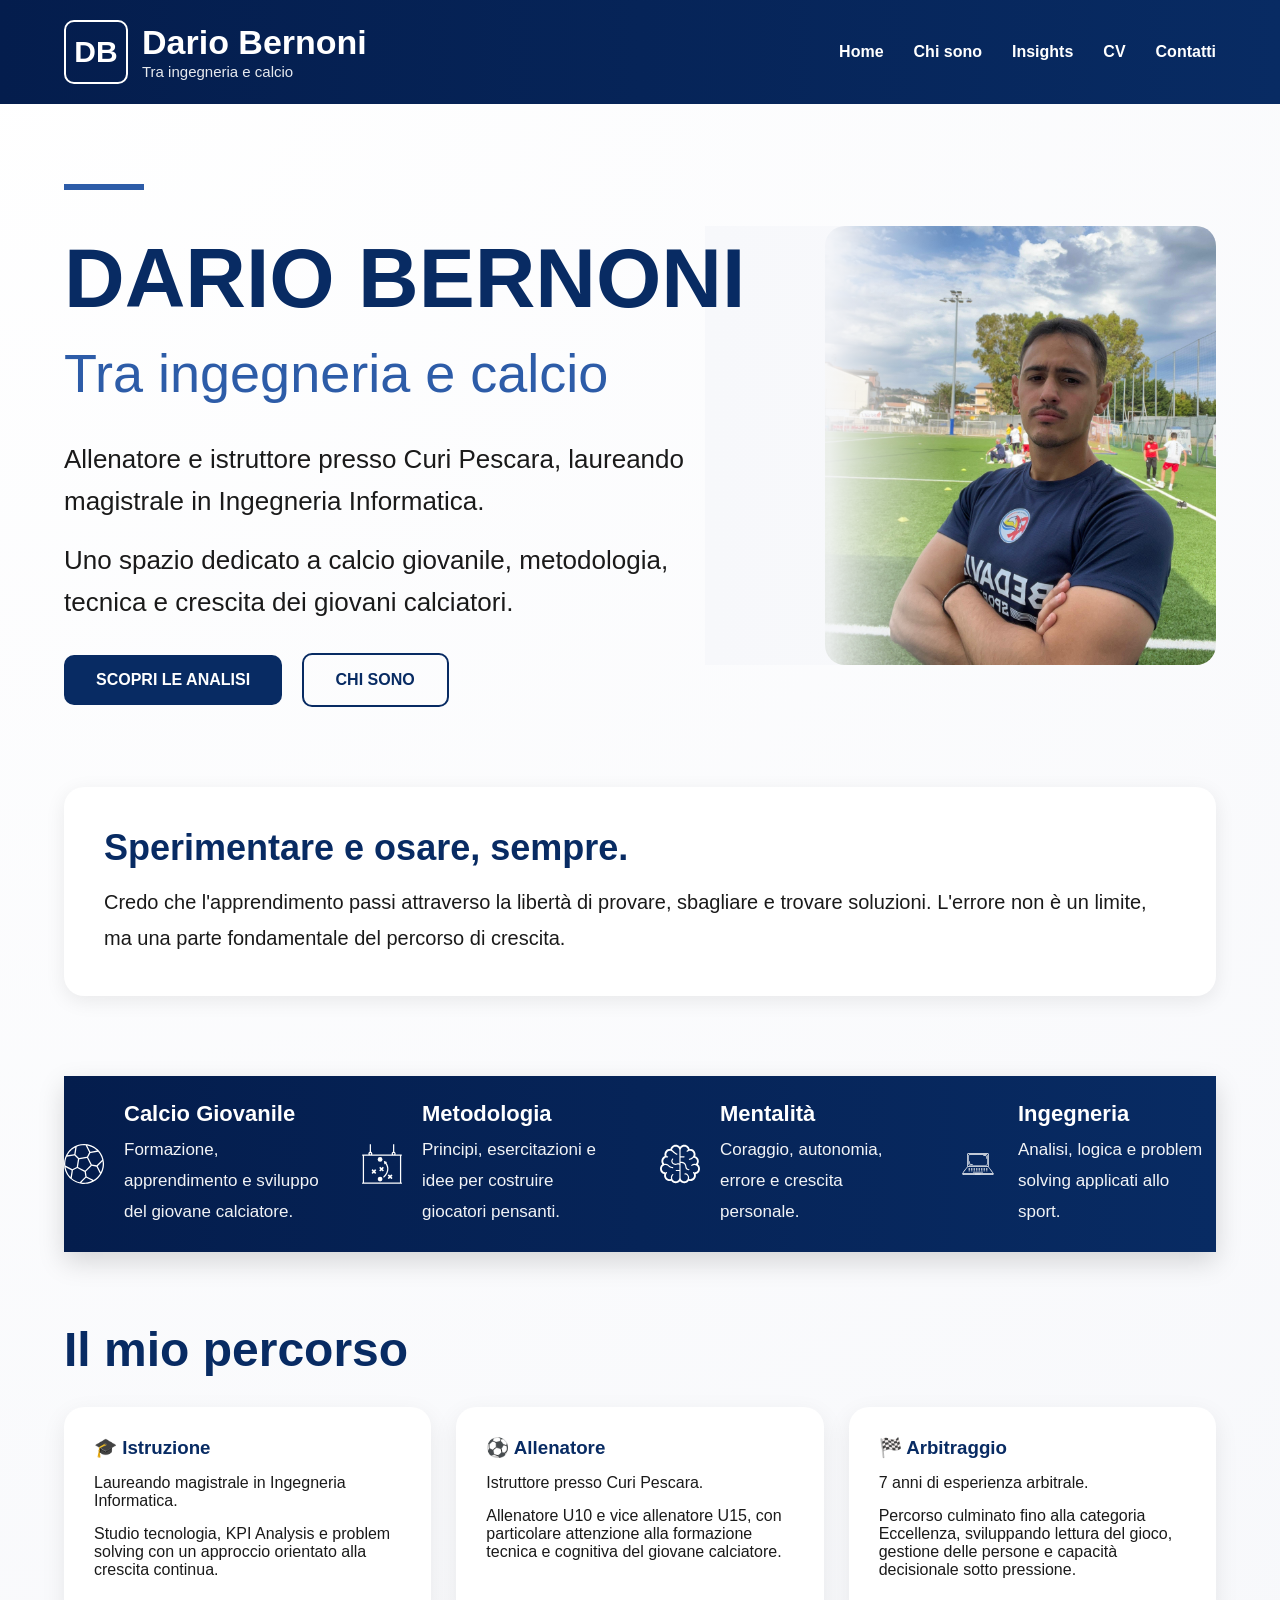
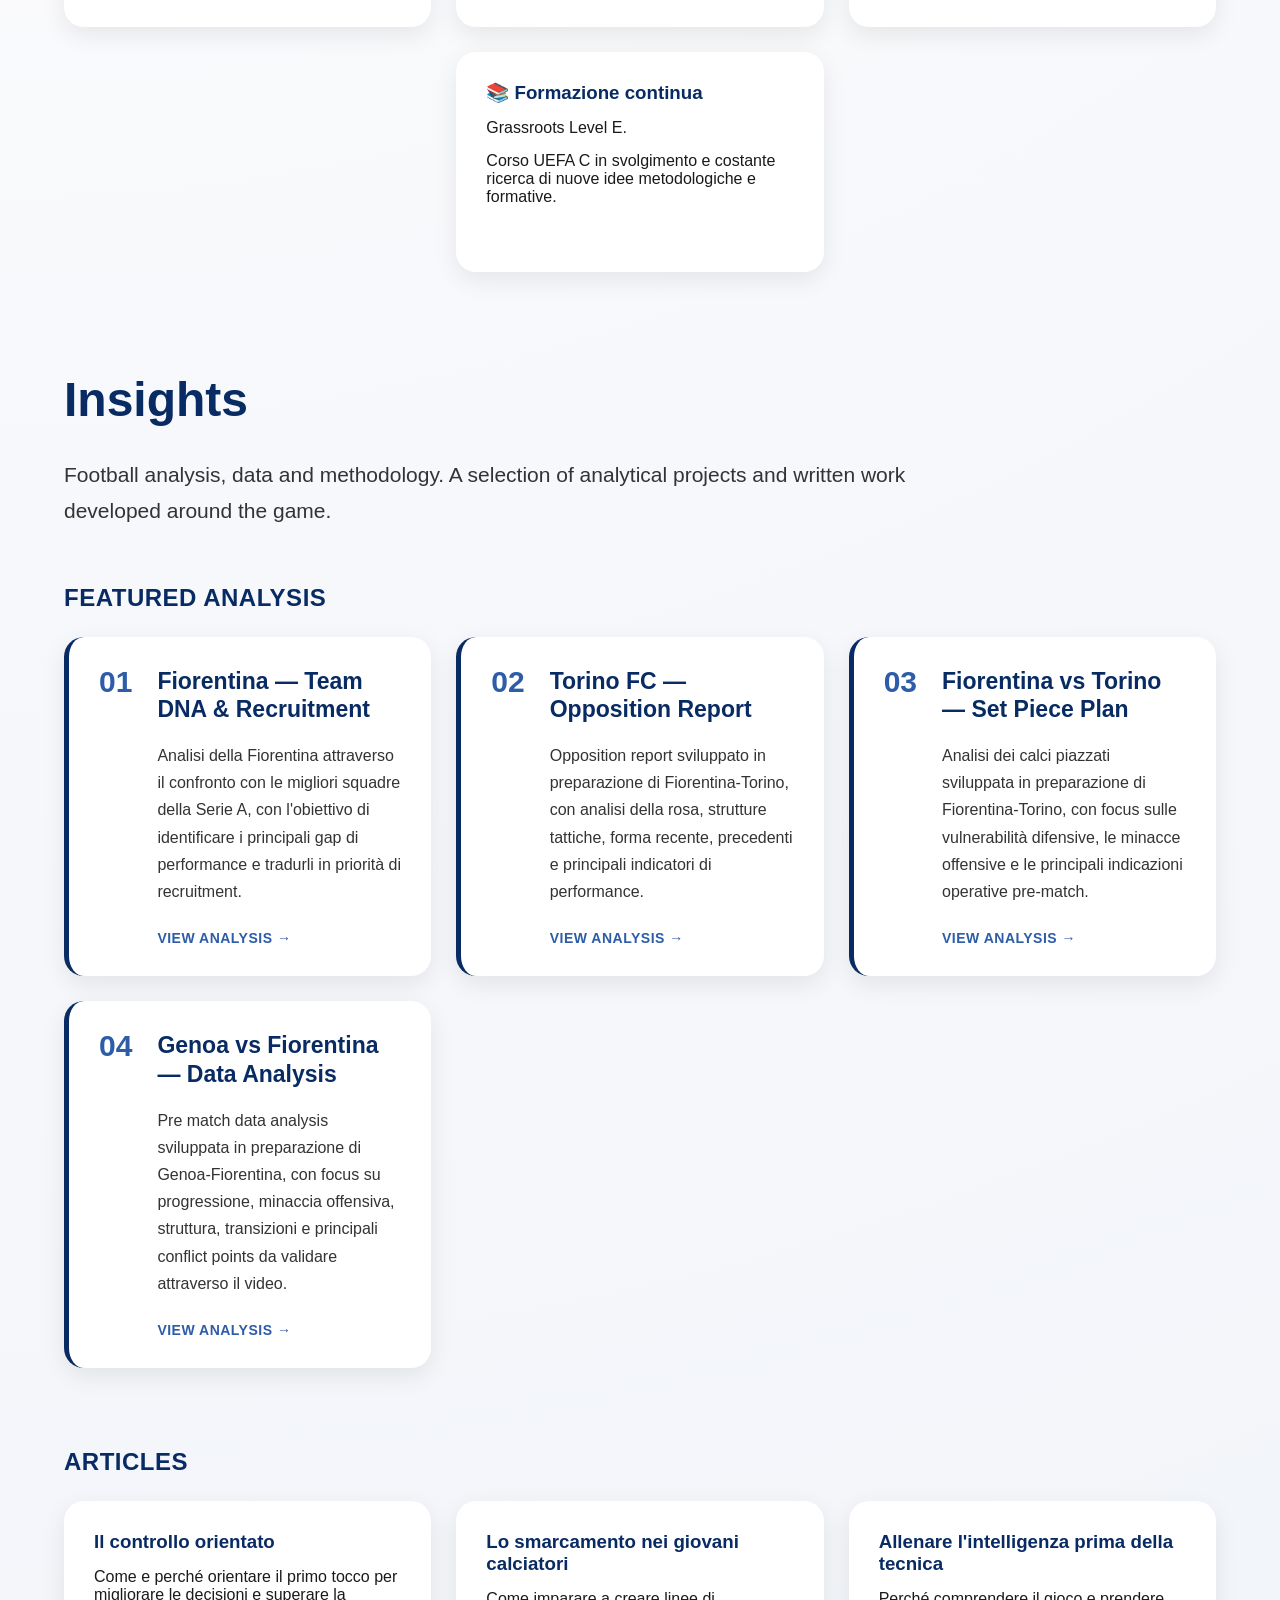
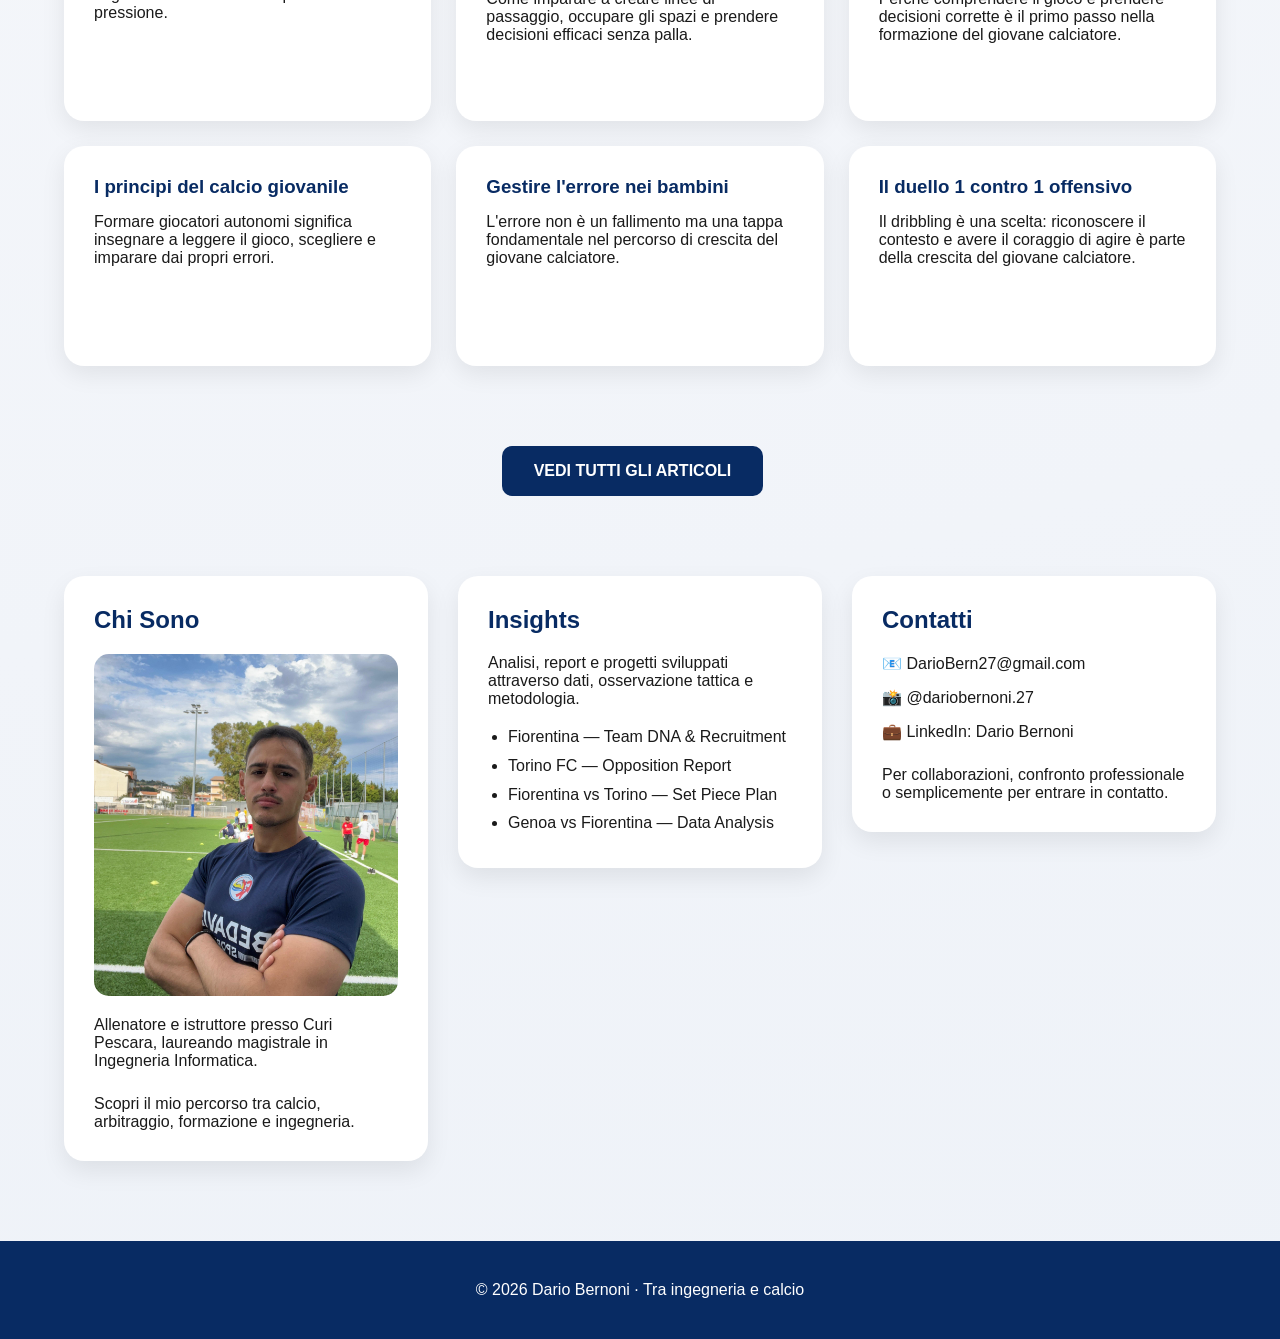
<file: index.html>
<!DOCTYPE html>
<html lang="it">

<head>

<meta charset="UTF-8">
<meta name="viewport" content="width=device-width, initial-scale=1.0">

<title>Dario Bernoni | Tra ingegneria e calcio</title>

<meta name="description" content="Allenatore di calcio giovanile, istruttore presso Curi Pescara e laureando magistrale in Ingegneria Informatica. Analisi, metodologia, calcio giovanile e progetti data-driven applicati al calcio.">

<!-- OPEN GRAPH -->

<meta property="og:type" content="website">
<meta property="og:title" content="Dario Bernoni | Tra ingegneria e calcio">
<meta property="og:description" content="Tecnica, metodologia, analisi e crescita nel calcio.">
<meta property="og:image" content="https://dariobernoni.github.io/og-image.jpg">
<meta property="og:url" content="https://dariobernoni.github.io">
<meta property="og:site_name" content="Dario Bernoni">

<!-- TWITTER -->

<meta name="twitter:card" content="summary_large_image">
<meta name="twitter:title" content="Dario Bernoni | Tra ingegneria e calcio">
<meta name="twitter:description" content="Tecnica, metodologia, analisi e crescita nel calcio.">
<meta name="twitter:image" content="https://dariobernoni.github.io/og-image.jpg">

<!-- CSS -->

<link rel="stylesheet" href="style.css">

<!-- FONT AWESOME -->

<link rel="stylesheet"
href="https://cdnjs.cloudflare.com/ajax/libs/font-awesome/6.5.2/css/all.min.css">

</head>


<body>


<!-- HEADER -->

<header>

<div class="container navbar">

<div class="logo-wrapper">

<div class="logo-box">
DB
</div>

<div class="logo-text">

<div class="logo-name">
Dario Bernoni
</div>

<div class="logo-subtitle">
Tra ingegneria e calcio
</div>

</div>

</div>


<nav class="menu">

<a href="index.html">
Home
</a>

<a href="chi-sono.html">
Chi sono
</a>

<a href="#insights">
Insights
</a>

<a href="CV_Dario_Bernoni.pdf" target="_blank">
CV
</a>

<a href="contatti.html">
Contatti
</a>

</nav>

</div>

</header>



<!-- CONTENUTO PRINCIPALE -->

<div class="container">


<!-- HERO -->

<section class="hero-mockup">


<div class="hero-left">

<div class="linea"></div>

<h1>
DARIO BERNONI
</h1>

<h2>
Tra ingegneria e calcio
</h2>

<p>
Allenatore e istruttore presso Curi Pescara,
laureando magistrale in Ingegneria Informatica.
</p>

<p>
Uno spazio dedicato a calcio giovanile,
metodologia, tecnica e crescita dei giovani calciatori.
</p>


<div class="hero-buttons">

<a href="#insights" class="btn btn-primary">
SCOPRI LE ANALISI
</a>

<a href="chi-sono.html" class="btn btn-secondary">
CHI SONO
</a>

</div>

</div>


<div class="hero-right">

<img src="Foto-principale.jpg" alt="Dario Bernoni">

</div>


</section>



<!-- PRINCIPIO -->

<section class="principio">

<h3>
Sperimentare e osare, sempre.
</h3>

<p>
Credo che l'apprendimento passi attraverso la libertà di provare,
sbagliare e trovare soluzioni.
L'errore non è un limite,
ma una parte fondamentale del percorso di crescita.
</p>

</section>



<!-- FEATURE BAND -->

<section class="feature-band">

<div class="feature-grid">


<div class="feature">

<div class="feature-icon">

<img src="calcio.svg" alt="Calcio Giovanile">

</div>

<div>

<h3>
Calcio Giovanile
</h3>

<p>
Formazione, apprendimento e sviluppo del giovane calciatore.
</p>

</div>

</div>



<div class="feature">

<div class="feature-icon">

<img src="metodologia.svg" alt="Metodologia">

</div>

<div>

<h3>
Metodologia
</h3>

<p>
Principi, esercitazioni e idee per costruire giocatori pensanti.
</p>

</div>

</div>



<div class="feature">

<div class="feature-icon">

<img src="mentalita.svg" alt="Mentalità">

</div>

<div>

<h3>
Mentalità
</h3>

<p>
Coraggio, autonomia, errore e crescita personale.
</p>

</div>

</div>



<div class="feature">

<div class="feature-icon">

<img src="ingegneria.svg" alt="Ingegneria">

</div>

<div>

<h3>
Ingegneria
</h3>

<p>
Analisi, logica e problem solving applicati allo sport.
</p>

</div>

</div>


</div>

</section>



<!-- IL MIO PERCORSO -->

<section class="section-spaced">

<h2 class="section-title">
Il mio percorso
</h2>


<div class="cards">


<div class="card">

<h3>
🎓 Istruzione
</h3>

<p>
Laureando magistrale in Ingegneria Informatica.
</p>

<p>
Studio tecnologia, KPI Analysis e problem solving con un approccio orientato alla crescita continua.
</p>

</div>



<div class="card">

<h3>
⚽ Allenatore
</h3>

<p>
Istruttore presso Curi Pescara.
</p>

<p>
Allenatore U10 e vice allenatore U15, con particolare attenzione alla formazione tecnica e cognitiva del giovane calciatore.
</p>

</div>



<div class="card">

<h3>
🏁 Arbitraggio
</h3>

<p>
7 anni di esperienza arbitrale.
</p>

<p>
Percorso culminato fino alla categoria Eccellenza, sviluppando lettura del gioco, gestione delle persone e capacità decisionale sotto pressione.
</p>

</div>



<div class="card card-centro">

<h3>
📚 Formazione continua
</h3>

<p>
Grassroots Level E.
</p>

<p>
Corso UEFA C in svolgimento e costante ricerca di nuove idee metodologiche e formative.
</p>

</div>


</div>

</section>



<!-- INSIGHTS -->

<section id="insights" class="insights-section">


<h2 class="section-title">
Insights
</h2>


<p class="insights-intro">
Football analysis, data and methodology.
A selection of analytical projects and written work developed around the game.
</p>



<h3 class="subsection-title">
FEATURED ANALYSIS
</h3>



<div class="analysis-grid">


<!-- ANALISI 01 -->

<a href="fiorentina-team-dna-recruitment.pdf"
target="_blank"
class="analysis-card">

<div class="analysis-number">
01
</div>

<div class="analysis-content">

<h3>
Fiorentina — Team DNA & Recruitment
</h3>

<p>
Analisi della Fiorentina attraverso il confronto con le migliori squadre della Serie A, con l'obiettivo di identificare i principali gap di performance e tradurli in priorità di recruitment.
</p>

<span class="analysis-link">
VIEW ANALYSIS →
</span>

</div>

</a>



<!-- ANALISI 02 -->

<a href="torino-opposition-report.pdf"
target="_blank"
class="analysis-card">

<div class="analysis-number">
02
</div>

<div class="analysis-content">

<h3>
Torino FC — Opposition Report
</h3>

<p>
Opposition report sviluppato in preparazione di Fiorentina-Torino, con analisi della rosa, strutture tattiche, forma recente, precedenti e principali indicatori di performance.
</p>

<span class="analysis-link">
VIEW ANALYSIS →
</span>

</div>

</a>



<!-- ANALISI 03 -->

<a href="fiorentina-torino-set-piece-plan.pdf"
target="_blank"
class="analysis-card">

<div class="analysis-number">
03
</div>

<div class="analysis-content">

<h3>
Fiorentina vs Torino — Set Piece Plan
</h3>

<p>
Analisi dei calci piazzati sviluppata in preparazione di Fiorentina-Torino, con focus sulle vulnerabilità difensive, le minacce offensive e le principali indicazioni operative pre-match.
</p>

<span class="analysis-link">
VIEW ANALYSIS →
</span>

</div>

</a>



<!-- ANALISI 04 -->

<a href="Genoa_Fiorentina_Data_Analysis_2026_27.pdf"
target="_blank"
class="analysis-card">

<div class="analysis-number">
04
</div>

<div class="analysis-content">

<h3>
Genoa vs Fiorentina — Data Analysis
</h3>

<p>
Pre match data analysis sviluppata in preparazione di Genoa-Fiorentina, con focus su progressione, minaccia offensiva, struttura, transizioni e principali conflict points da validare attraverso il video.
</p>

<span class="analysis-link">
VIEW ANALYSIS →
</span>

</div>

</a>


</div>


</section>



<!-- ARTICOLI -->

<section class="articles-section">


<h3 class="subsection-title">
ARTICLES
</h3>


<div class="cards">


<a href="controllo-orientato.html" class="card-link">

<div class="card">

<h3>
Il controllo orientato
</h3>

<p>
Come e perché orientare il primo tocco per migliorare le decisioni e superare la pressione.
</p>

</div>

</a>



<a href="smarcamento-giovani-calciatori.html" class="card-link">

<div class="card">

<h3>
Lo smarcamento nei giovani calciatori
</h3>

<p>
Come imparare a creare linee di passaggio, occupare gli spazi e prendere decisioni efficaci senza palla.
</p>

</div>

</a>



<a href="intelligenza-prima-della-tecnica.html" class="card-link">

<div class="card">

<h3>
Allenare l'intelligenza prima della tecnica
</h3>

<p>
Perché comprendere il gioco e prendere decisioni corrette è il primo passo nella formazione del giovane calciatore.
</p>

</div>

</a>



<a href="principi-calcio-giovanile.html" class="card-link">

<div class="card">

<h3>
I principi del calcio giovanile
</h3>

<p>
Formare giocatori autonomi significa insegnare a leggere il gioco, scegliere e imparare dai propri errori.
</p>

</div>

</a>



<a href="gestire-errore-nei-bambini.html" class="card-link">

<div class="card">

<h3>
Gestire l'errore nei bambini
</h3>

<p>
L'errore non è un fallimento ma una tappa fondamentale nel percorso di crescita del giovane calciatore.
</p>

</div>

</a>



<a href="uno-contro-uno-offensivo.html" class="card-link">

<div class="card">

<h3>
Il duello 1 contro 1 offensivo
</h3>

<p>
Il dribbling è una scelta: riconoscere il contesto e avere il coraggio di agire è parte della crescita del giovane calciatore.
</p>

</div>

</a>


</div>



<div class="articles-button">

<a href="articoli.html" class="btn btn-primary">
VEDI TUTTI GLI ARTICOLI
</a>

</div>


</section>



<!-- PANNELLI FINALI -->

<div class="home-panels">


<a href="chi-sono.html" class="panel-link">

<div class="panel">

<h2>
Chi Sono
</h2>

<img src="Foto-principale.jpg" alt="Dario Bernoni">

<p>
Allenatore e istruttore presso Curi Pescara,
laureando magistrale in Ingegneria Informatica.
</p>

<p class="panel-secondary-text">
Scopri il mio percorso tra calcio,
arbitraggio, formazione e ingegneria.
</p>

</div>

</a>



<a href="#insights" class="panel-link">

<div class="panel">

<h2>
Insights
</h2>

<p>
Analisi, report e progetti sviluppati attraverso dati,
osservazione tattica e metodologia.
</p>

<ul>

<li>
Fiorentina — Team DNA & Recruitment
</li>

<li>
Torino FC — Opposition Report
</li>

<li>
Fiorentina vs Torino — Set Piece Plan
</li>

<li>
Genoa vs Fiorentina — Data Analysis
</li>

</ul>

</div>

</a>



<a href="contatti.html" class="panel-link">

<div class="panel">

<h2>
Contatti
</h2>

<div class="contact-item">
📧 DarioBern27@gmail.com
</div>

<div class="contact-item">
📸 @dariobernoni.27
</div>

<div class="contact-item">
💼 LinkedIn: Dario Bernoni
</div>

<p class="panel-secondary-text">
Per collaborazioni, confronto professionale
o semplicemente per entrare in contatto.
</p>

</div>

</a>


</div>


</div>



<footer>

© 2026 Dario Bernoni · Tra ingegneria e calcio

</footer>


</body>

</html>
</file>
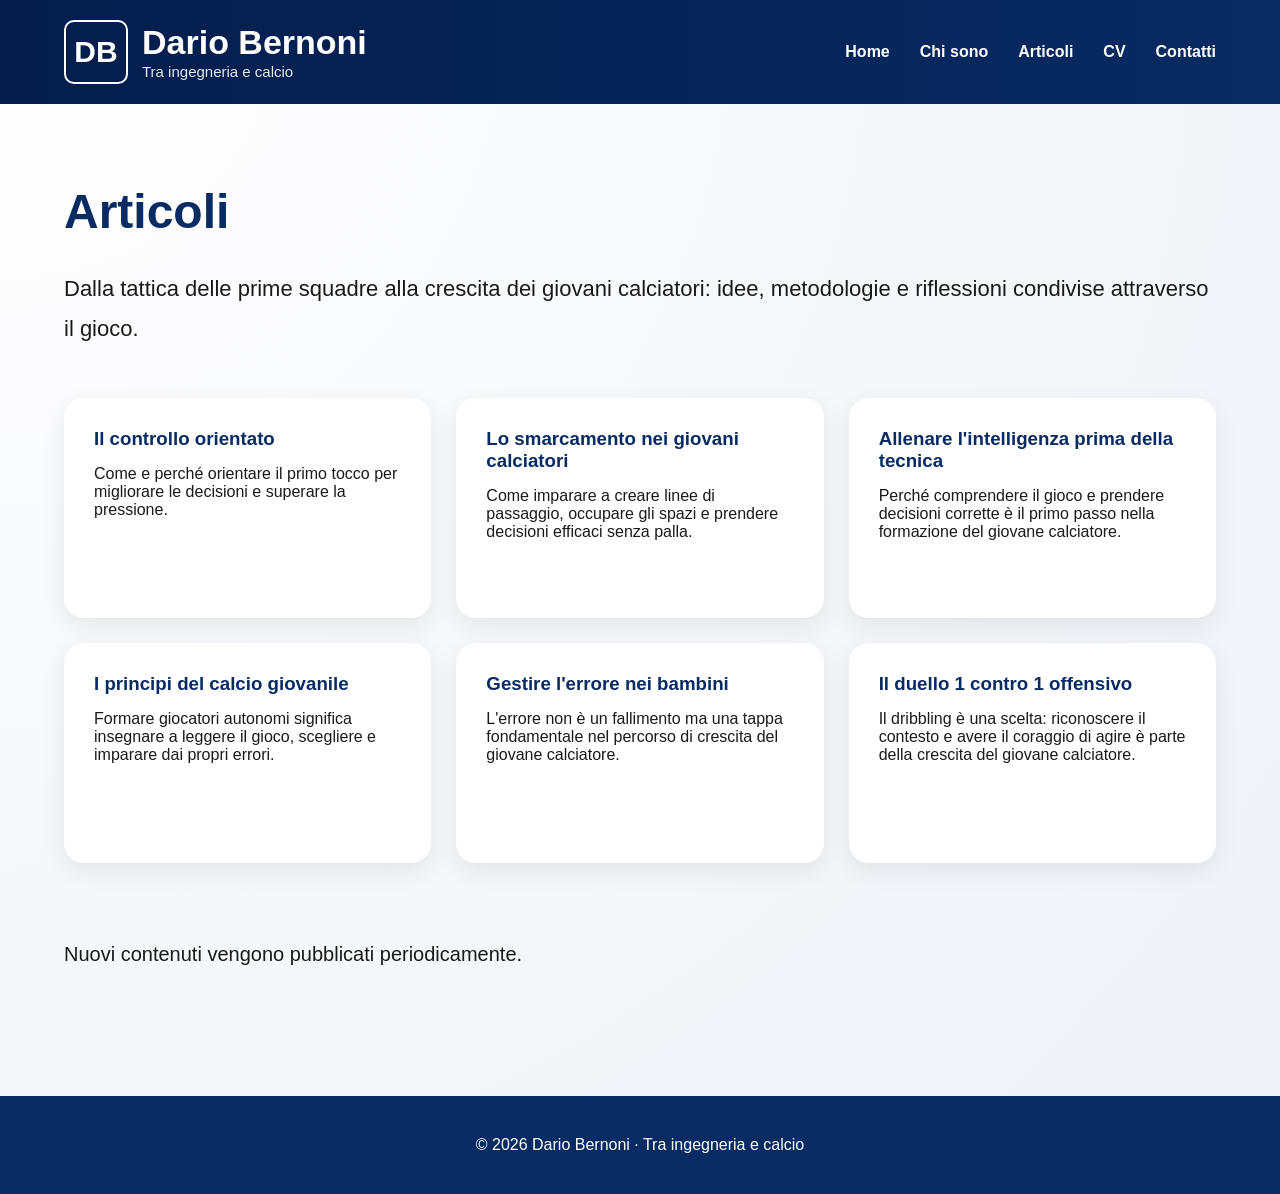
<file: articoli.html>
<!DOCTYPE html>
<html lang="it">

<head>
<meta charset="UTF-8">
<meta name="viewport" content="width=device-width, initial-scale=1.0">
<title>Articoli | Dario Bernoni</title>
<link rel="stylesheet" href="style.css">
</head>

<body>

<header>
<div class="container navbar">

<div class="logo-wrapper">

<div class="logo-box">
DB
</div>

<div class="logo-text">

<div class="logo-name">
Dario Bernoni
</div>

<div class="logo-subtitle">
Tra ingegneria e calcio
</div>

</div>

</div>

<nav class="menu">
<a href="index.html">Home</a>
<a href="chi-sono.html">Chi sono</a>
<a href="articoli.html">Articoli</a>

<a href="CV_Dario_Bernoni.pdf" target="_blank">
CV
</a>

<a href="contatti.html">Contatti</a>
</nav>

</div>
</header>

<div class="container">

<section style="padding:80px 0;">

<h1 class="section-title">Articoli</h1>

<p style="font-size:22px; line-height:1.8; margin-bottom:50px;">
Dalla tattica delle prime squadre alla crescita dei giovani calciatori: idee, metodologie e riflessioni condivise attraverso il gioco.
</p>

<div class="cards">

<a href="controllo-orientato.html" style="text-decoration:none;color:inherit;">
<div class="card">
<h3>Il controllo orientato</h3>
<p>
Come e perché orientare il primo tocco per migliorare le decisioni e superare la pressione.
</p>
</div>
</a>

<a href="smarcamento-giovani-calciatori.html" style="text-decoration:none;color:inherit;">
<div class="card">
<h3>Lo smarcamento nei giovani calciatori</h3>
<p>
Come imparare a creare linee di passaggio, occupare gli spazi e prendere decisioni efficaci senza palla.
</p>
</div>
</a>

<a href="intelligenza-prima-della-tecnica.html" style="text-decoration:none;color:inherit;">
<div class="card">
<h3>Allenare l'intelligenza prima della tecnica</h3>
<p>
Perché comprendere il gioco e prendere decisioni corrette è il primo passo nella formazione del giovane calciatore.
</p>
</div>
</a>

<a href="principi-calcio-giovanile.html" style="text-decoration:none;color:inherit;">
<div class="card">
<h3>I principi del calcio giovanile</h3>
<p>
Formare giocatori autonomi significa insegnare a leggere il gioco, scegliere e imparare dai propri errori.
</p>
</div>
</a>

<a href="gestire-errore-nei-bambini.html" style="text-decoration:none;color:inherit;">
<div class="card">
<h3>Gestire l'errore nei bambini</h3>
<p>
L'errore non è un fallimento ma una tappa fondamentale nel percorso di crescita del giovane calciatore.
</p>
</div>
</a>

<a href="uno-contro-uno-offensivo.html" style="text-decoration:none;color:inherit;">
<div class="card">
<h3>Il duello 1 contro 1 offensivo</h3>
<p>
Il dribbling è una scelta: riconoscere il contesto e avere il coraggio di agire è parte della crescita del giovane calciatore.
</p>
</div>
</a>


</div>

<p style="font-size:20px; margin-top:50px;">
Nuovi contenuti vengono pubblicati periodicamente.
</p>

</section>

</div>

<footer>
© 2026 Dario Bernoni · Tra ingegneria e calcio
</footer>

</body>
</html>
</file>
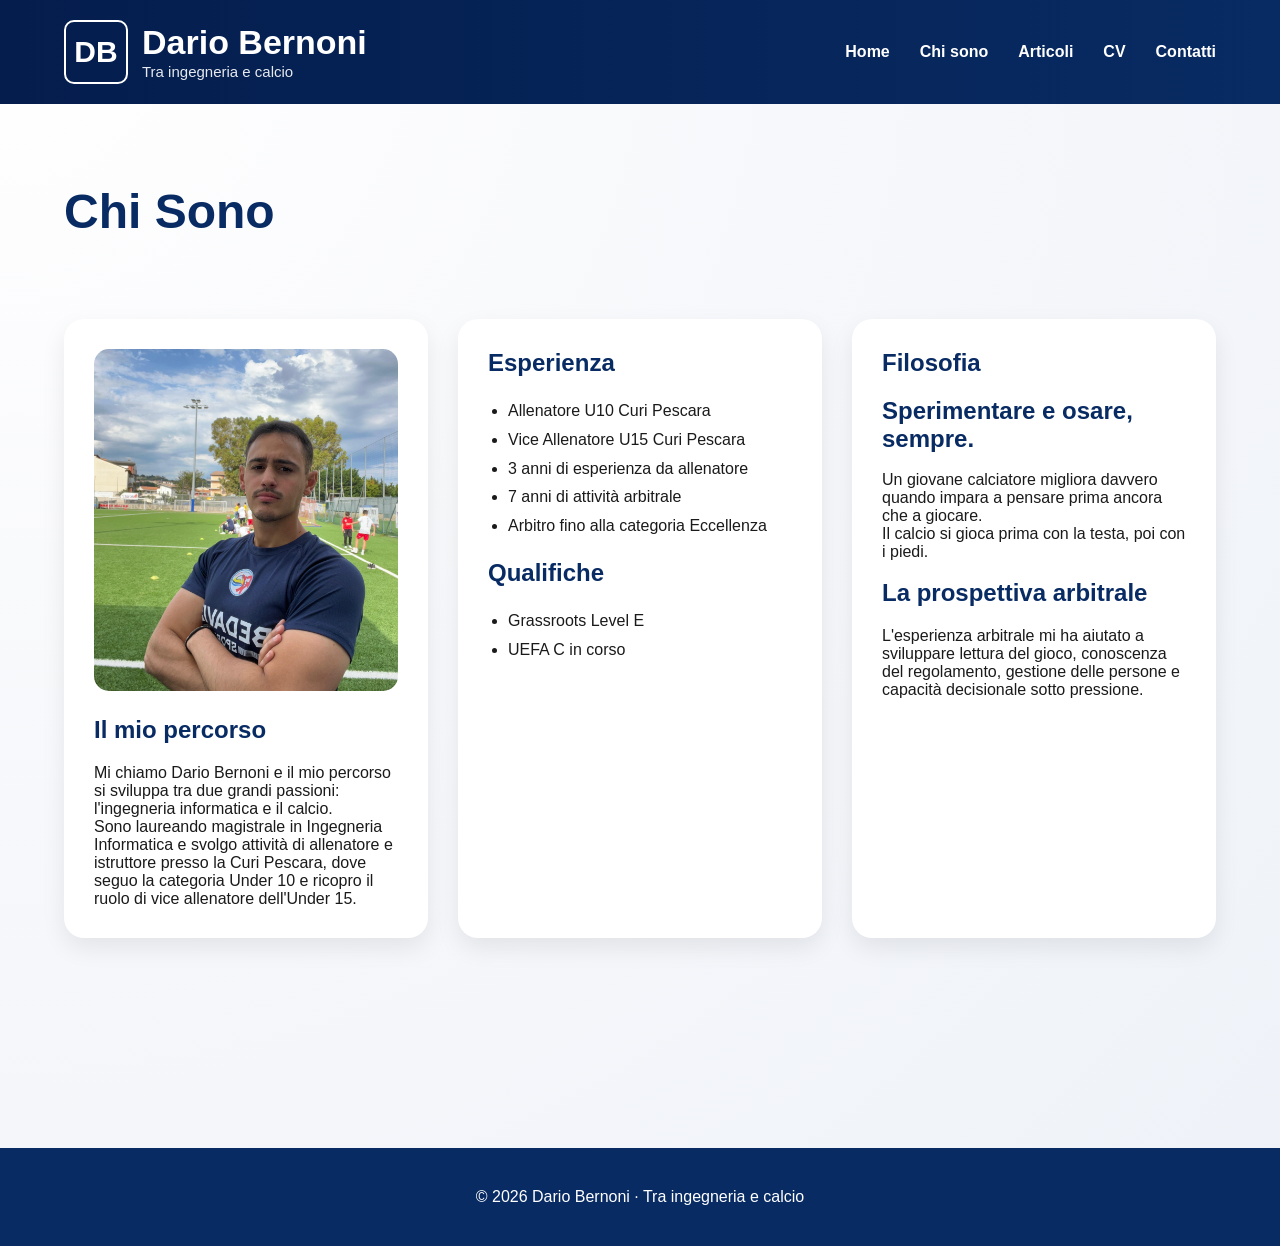
<file: chi-sono.html>
<!DOCTYPE html>
<html lang="it">

<head>
<meta charset="UTF-8">
<meta name="viewport" content="width=device-width, initial-scale=1.0">
<title>Chi Sono | Dario Bernoni</title>
<link rel="stylesheet" href="style.css">
</head>

<body>

<header>
<div class="container navbar">

<div class="logo-wrapper">

<div class="logo-box">
DB
</div>

<div class="logo-text">

<div class="logo-name">
Dario Bernoni
</div>

<div class="logo-subtitle">
Tra ingegneria e calcio
</div>

</div>

</div>


<nav class="menu">
<a href="index.html">Home</a>
<a href="chi-sono.html">Chi sono</a>
<a href="articoli.html">Articoli</a>

<a href="CV_Dario_Bernoni.pdf" target="_blank">
CV
</a>

<a href="contatti.html">Contatti</a>
</nav>

</div>
</header>

<div class="container">

<section style="padding:80px 0;">

<h1 class="section-title">Chi Sono</h1>

<div class="home-panels">

<div class="panel">

<img src="Foto-principale.jpg" alt="Dario Bernoni"
style="width:100%; max-width:320px; display:block; margin:0 auto 25px auto; border-radius:15px;">

<h2>Il mio percorso</h2>

<p>
Mi chiamo Dario Bernoni e il mio percorso si sviluppa tra due grandi passioni: l'ingegneria informatica e il calcio.
</p>

<p>
Sono laureando magistrale in Ingegneria Informatica e svolgo attività di allenatore e istruttore presso la Curi Pescara, dove seguo la categoria Under 10 e ricopro il ruolo di vice allenatore dell'Under 15.
</p>

</div>

<div class="panel">

<h2>Esperienza</h2>

<ul>
<li>Allenatore U10 Curi Pescara</li>
<li>Vice Allenatore U15 Curi Pescara</li>
<li>3 anni di esperienza da allenatore</li>
<li>7 anni di attività arbitrale</li>
<li>Arbitro fino alla categoria Eccellenza</li>
</ul>

<br>

<h2>Qualifiche</h2>

<ul>
<li>Grassroots Level E</li>
<li>UEFA C in corso</li>
</ul>

</div>

<div class="panel">

<h2>Filosofia</h2>

<p style="font-size:24px;font-weight:bold;color:#082b63;">
Sperimentare e osare, sempre.
</p>

<br>

<p>
Un giovane calciatore migliora davvero quando impara a pensare prima ancora che a giocare.
</p>

<p>
Il calcio si gioca prima con la testa, poi con i piedi.
</p>

<br>

<h2>La prospettiva arbitrale</h2>

<p>
L'esperienza arbitrale mi ha aiutato a sviluppare lettura del gioco, conoscenza del regolamento, gestione delle persone e capacità decisionale sotto pressione.
</p>

</div>

</div>

</section>

</div>

<footer>
© 2026 Dario Bernoni · Tra ingegneria e calcio
</footer>

</body>
</html>
</file>
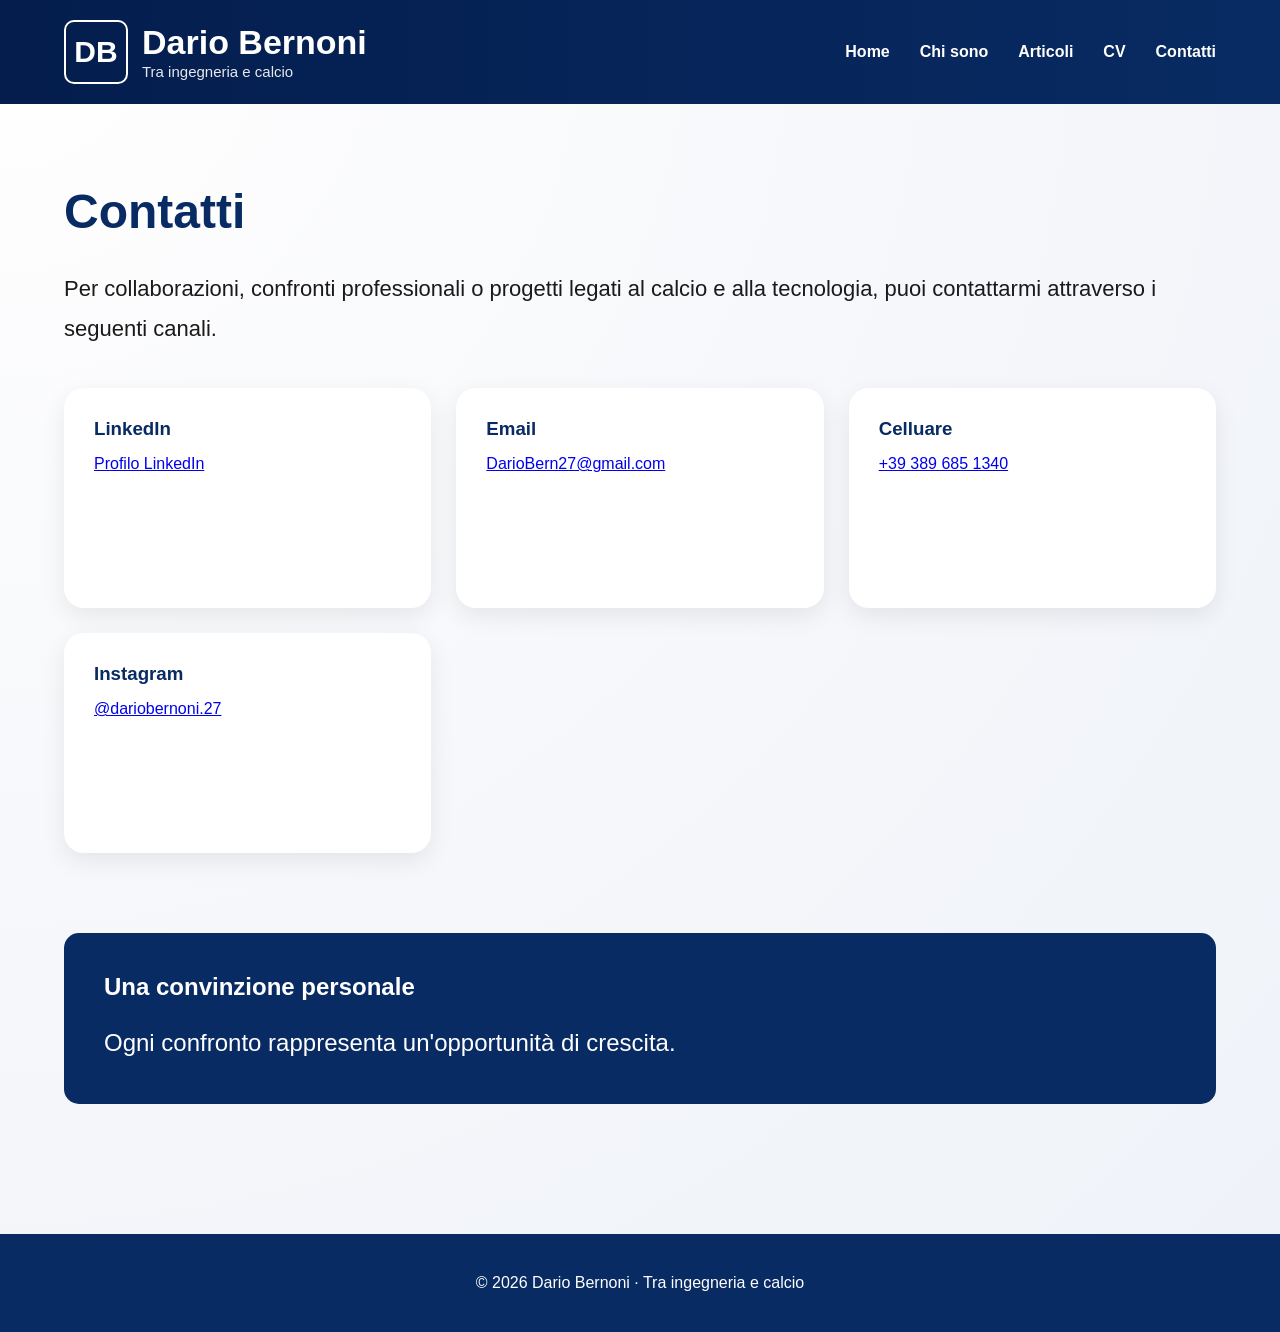
<file: contatti.html>
<!DOCTYPE html>
<html lang="it">

<head>
<meta charset="UTF-8">
<meta name="viewport" content="width=device-width, initial-scale=1.0">
<title>Contatti | Dario Bernoni</title>
<link rel="stylesheet" href="style.css">
</head>

<body>

<header>
<div class="container navbar">

<div class="logo-wrapper">

<div class="logo-box">
DB
</div>

<div class="logo-text">

<div class="logo-name">
Dario Bernoni
</div>

<div class="logo-subtitle">
Tra ingegneria e calcio
</div>

</div>

</div>

<nav class="menu">
<a href="index.html">Home</a>
<a href="chi-sono.html">Chi sono</a>
<a href="articoli.html">Articoli</a>

<a href="CV_Dario_Bernoni.pdf" target="_blank">
CV
</a>

<a href="contatti.html">Contatti</a>
</nav>

</div>
</header>

<div class="container">

<section style="padding:80px 0;">

<h1 class="section-title">Contatti</h1>

<p style="font-size:22px;line-height:1.8;margin-bottom:40px;">
Per collaborazioni, confronti professionali o progetti legati al calcio e alla tecnologia, puoi contattarmi attraverso i seguenti canali.
</p>

<div class="cards">

  <div class="card">
<h3>LinkedIn</h3>
<p>
<a href="https://www.linkedin.com/in/dario-bernoni-2072021b3" target="_blank">
Profilo LinkedIn
</a>
</p>
</div>

<div class="card">
<h3>Email</h3>
<p>
<a href="mailto:DarioBern27@gmail.com">
DarioBern27@gmail.com
</a>
</p>
</div>

<div class="card">
<h3>Celluare</h3>
<p>
<a href="tel:+393896851340">+39 389 685 1340
</a>
</p>
</div>
  
<div class="card instagram-card">
<h3>Instagram</h3>
<p>
<a href="https://instagram.com/dariobernoni.27" target="_blank">
@dariobernoni.27
</a>
</p>
</div>

</div>

<div style="margin-top:60px;background:#082b63;color:white;padding:40px;border-radius:15px;">

<h2 style="margin-bottom:20px;">
Una convinzione personale
</h2>

<p style="font-size:24px;line-height:1.8;">
Ogni confronto rappresenta un'opportunità di crescita.
</p>

</div>

</section>

</div>

<footer>
© 2026 Dario Bernoni · Tra ingegneria e calcio
</footer>

</body>
</html>
</file>
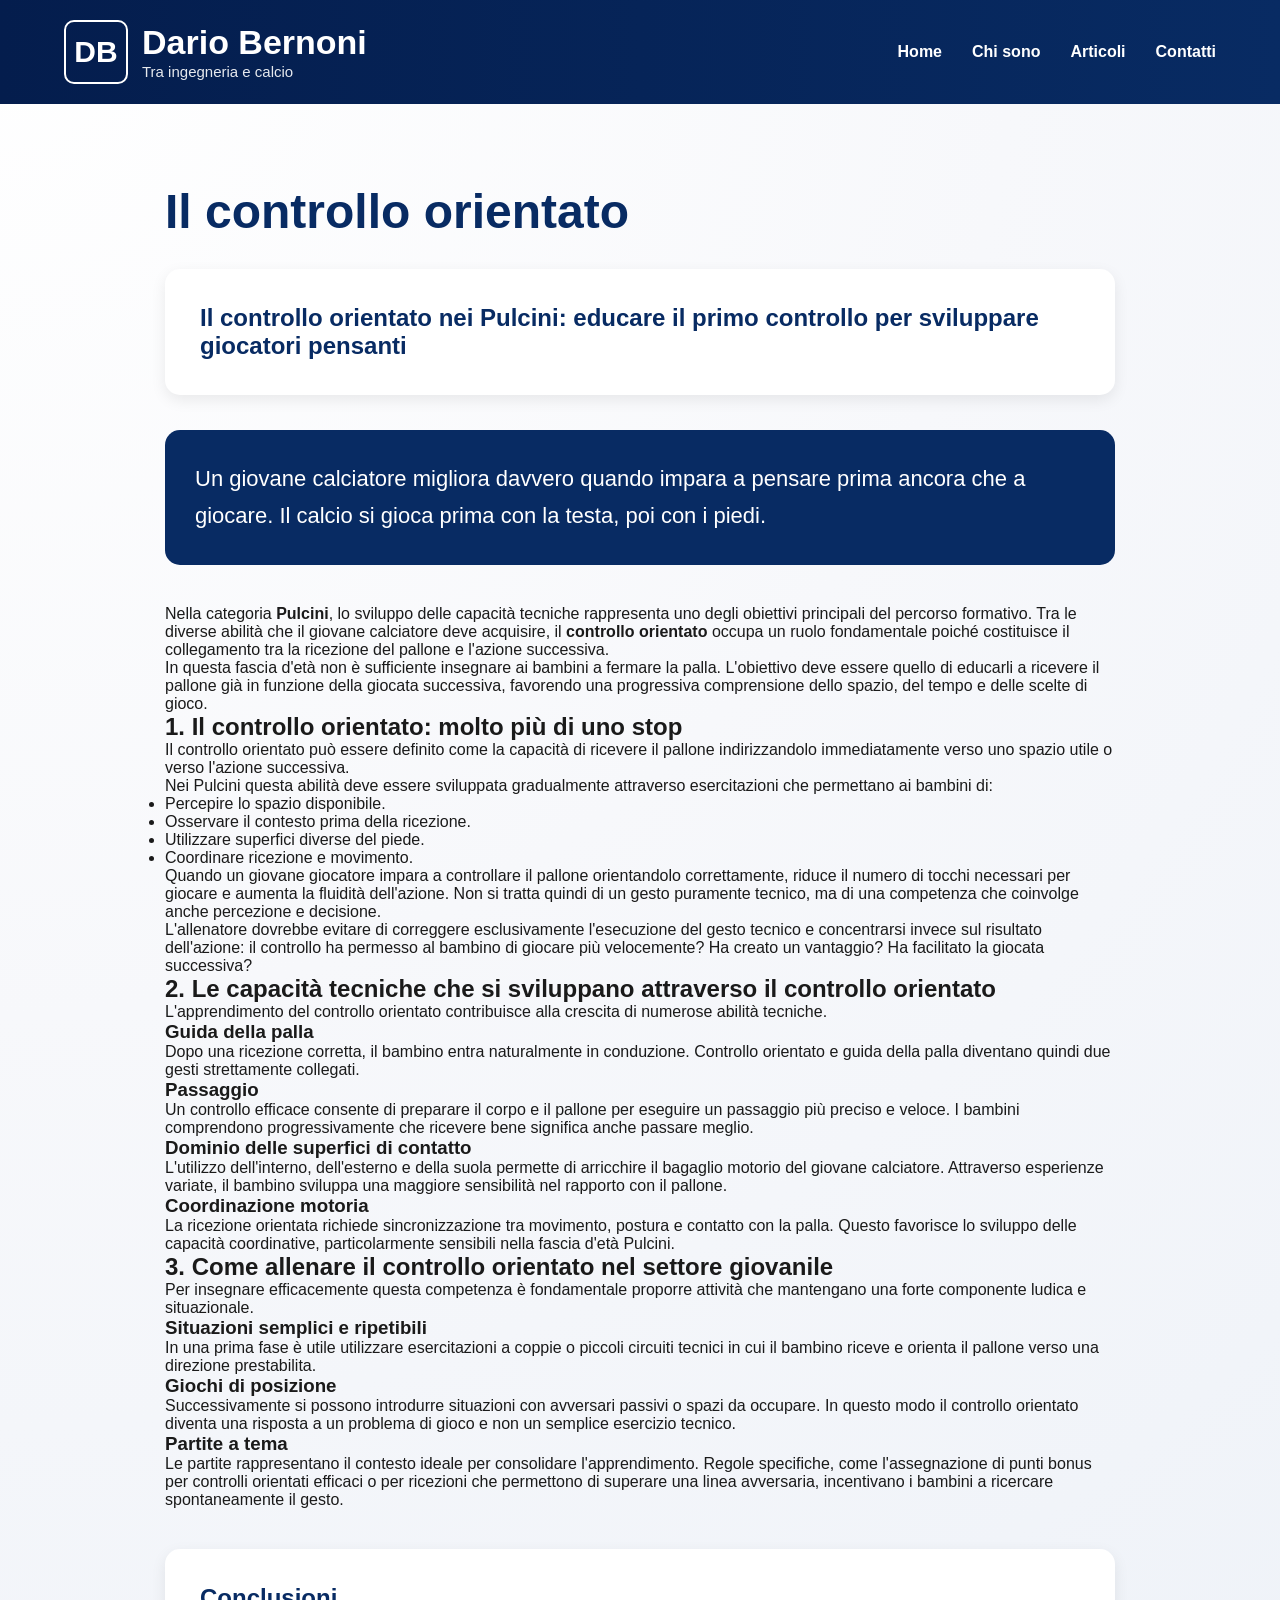
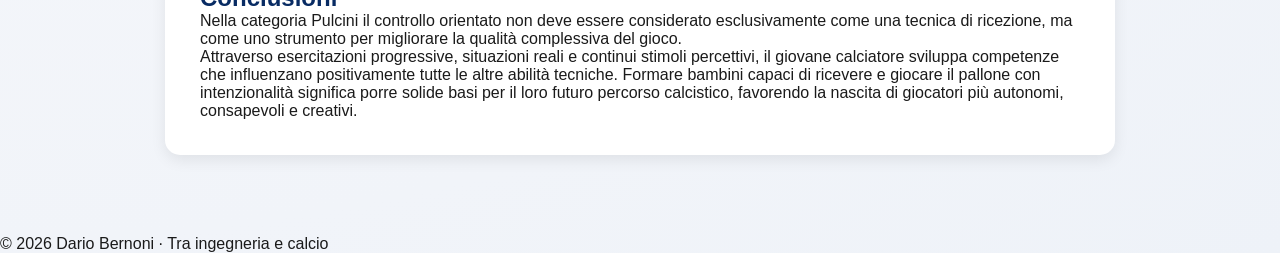
<file: controllo-orientato.html>
<!DOCTYPE html>
<html lang="it">

<head>
<meta charset="UTF-8">
<meta name="viewport" content="width=device-width, initial-scale=1.0">
<title>Il controllo orientato | Dario Bernoni</title>
<link rel="stylesheet" href="style.css">
</head>

<body>

<header>
<div class="container navbar">
  
<div class="logo-wrapper">

<div class="logo-box">
DB
</div>

<div class="logo-text">

<div class="logo-name">
Dario Bernoni
</div>

<div class="logo-subtitle">
Tra ingegneria e calcio
</div>

</div>

</div>


<nav class="menu">
<a href="index.html">Home</a>
<a href="chi-sono.html">Chi sono</a>
<a href="articoli.html">Articoli</a>
<a href="contatti.html">Contatti</a>
</nav>

</div>
</header>

<div class="container">

<section style="padding:80px 0; max-width:950px; margin:auto;">

<h1 class="section-title">Il controllo orientato</h1>

<div style="background:white;padding:35px;border-radius:15px;box-shadow:0 5px 15px rgba(0,0,0,0.08);margin-bottom:35px;">

<h2 style="margin:0;color:#082b63;">
Il controllo orientato nei Pulcini: educare il primo controllo per sviluppare giocatori pensanti
</h2>

</div>

<div style="background:#082b63;color:white;padding:30px;border-radius:15px;margin-bottom:40px;">

<p style="font-size:22px;line-height:1.7;margin:0;">
Un giovane calciatore migliora davvero quando impara a pensare prima ancora che a giocare.
Il calcio si gioca prima con la testa, poi con i piedi.
</p>

</div>

<p>
Nella categoria <strong>Pulcini</strong>, lo sviluppo delle capacità tecniche rappresenta uno degli obiettivi principali del percorso formativo. Tra le diverse abilità che il giovane calciatore deve acquisire, il <strong>controllo orientato</strong> occupa un ruolo fondamentale poiché costituisce il collegamento tra la ricezione del pallone e l'azione successiva.
</p>

<p>
In questa fascia d'età non è sufficiente insegnare ai bambini a fermare la palla. L'obiettivo deve essere quello di educarli a ricevere il pallone già in funzione della giocata successiva, favorendo una progressiva comprensione dello spazio, del tempo e delle scelte di gioco.
</p>

<h2>1. Il controllo orientato: molto più di uno stop</h2>

<p>
Il controllo orientato può essere definito come la capacità di ricevere il pallone indirizzandolo immediatamente verso uno spazio utile o verso l'azione successiva.
</p>

<p>
Nei Pulcini questa abilità deve essere sviluppata gradualmente attraverso esercitazioni che permettano ai bambini di:
</p>

<ul>
<li>Percepire lo spazio disponibile.</li>
<li>Osservare il contesto prima della ricezione.</li>
<li>Utilizzare superfici diverse del piede.</li>
<li>Coordinare ricezione e movimento.</li>
</ul>

<p>
Quando un giovane giocatore impara a controllare il pallone orientandolo correttamente, riduce il numero di tocchi necessari per giocare e aumenta la fluidità dell'azione. Non si tratta quindi di un gesto puramente tecnico, ma di una competenza che coinvolge anche percezione e decisione.
</p>

<p>
L'allenatore dovrebbe evitare di correggere esclusivamente l'esecuzione del gesto tecnico e concentrarsi invece sul risultato dell'azione: il controllo ha permesso al bambino di giocare più velocemente? Ha creato un vantaggio? Ha facilitato la giocata successiva?
</p>

<h2>2. Le capacità tecniche che si sviluppano attraverso il controllo orientato</h2>

<p>
L'apprendimento del controllo orientato contribuisce alla crescita di numerose abilità tecniche.
</p>

<h3>Guida della palla</h3>

<p>
Dopo una ricezione corretta, il bambino entra naturalmente in conduzione. Controllo orientato e guida della palla diventano quindi due gesti strettamente collegati.
</p>

<h3>Passaggio</h3>

<p>
Un controllo efficace consente di preparare il corpo e il pallone per eseguire un passaggio più preciso e veloce. I bambini comprendono progressivamente che ricevere bene significa anche passare meglio.
</p>

<h3>Dominio delle superfici di contatto</h3>

<p>
L'utilizzo dell'interno, dell'esterno e della suola permette di arricchire il bagaglio motorio del giovane calciatore. Attraverso esperienze variate, il bambino sviluppa una maggiore sensibilità nel rapporto con il pallone.
</p>

<h3>Coordinazione motoria</h3>

<p>
La ricezione orientata richiede sincronizzazione tra movimento, postura e contatto con la palla. Questo favorisce lo sviluppo delle capacità coordinative, particolarmente sensibili nella fascia d'età Pulcini.
</p>

<h2>3. Come allenare il controllo orientato nel settore giovanile</h2>

<p>
Per insegnare efficacemente questa competenza è fondamentale proporre attività che mantengano una forte componente ludica e situazionale.
</p>

<h3>Situazioni semplici e ripetibili</h3>

<p>
In una prima fase è utile utilizzare esercitazioni a coppie o piccoli circuiti tecnici in cui il bambino riceve e orienta il pallone verso una direzione prestabilita.
</p>

<h3>Giochi di posizione</h3>

<p>
Successivamente si possono introdurre situazioni con avversari passivi o spazi da occupare. In questo modo il controllo orientato diventa una risposta a un problema di gioco e non un semplice esercizio tecnico.
</p>

<h3>Partite a tema</h3>

<p>
Le partite rappresentano il contesto ideale per consolidare l'apprendimento. Regole specifiche, come l'assegnazione di punti bonus per controlli orientati efficaci o per ricezioni che permettono di superare una linea avversaria, incentivano i bambini a ricercare spontaneamente il gesto.
</p>

<div style="background:white;padding:35px;border-radius:15px;box-shadow:0 5px 15px rgba(0,0,0,0.08);margin-top:40px;">

<h2 style="color:#082b63;">
Conclusioni
</h2>

<p>
Nella categoria Pulcini il controllo orientato non deve essere considerato esclusivamente come una tecnica di ricezione, ma come uno strumento per migliorare la qualità complessiva del gioco.
</p>

<p>
Attraverso esercitazioni progressive, situazioni reali e continui stimoli percettivi, il giovane calciatore sviluppa competenze che influenzano positivamente tutte le altre abilità tecniche. Formare bambini capaci di ricevere e giocare il pallone con intenzionalità significa porre solide basi per il loro futuro percorso calcistico, favorendo la nascita di giocatori più autonomi, consapevoli e creativi.
</p>

</div>

</section>

</div>

© 2026 Dario Bernoni · Tra ingegneria e calcio
</footer>

</body>
</html>
</file>
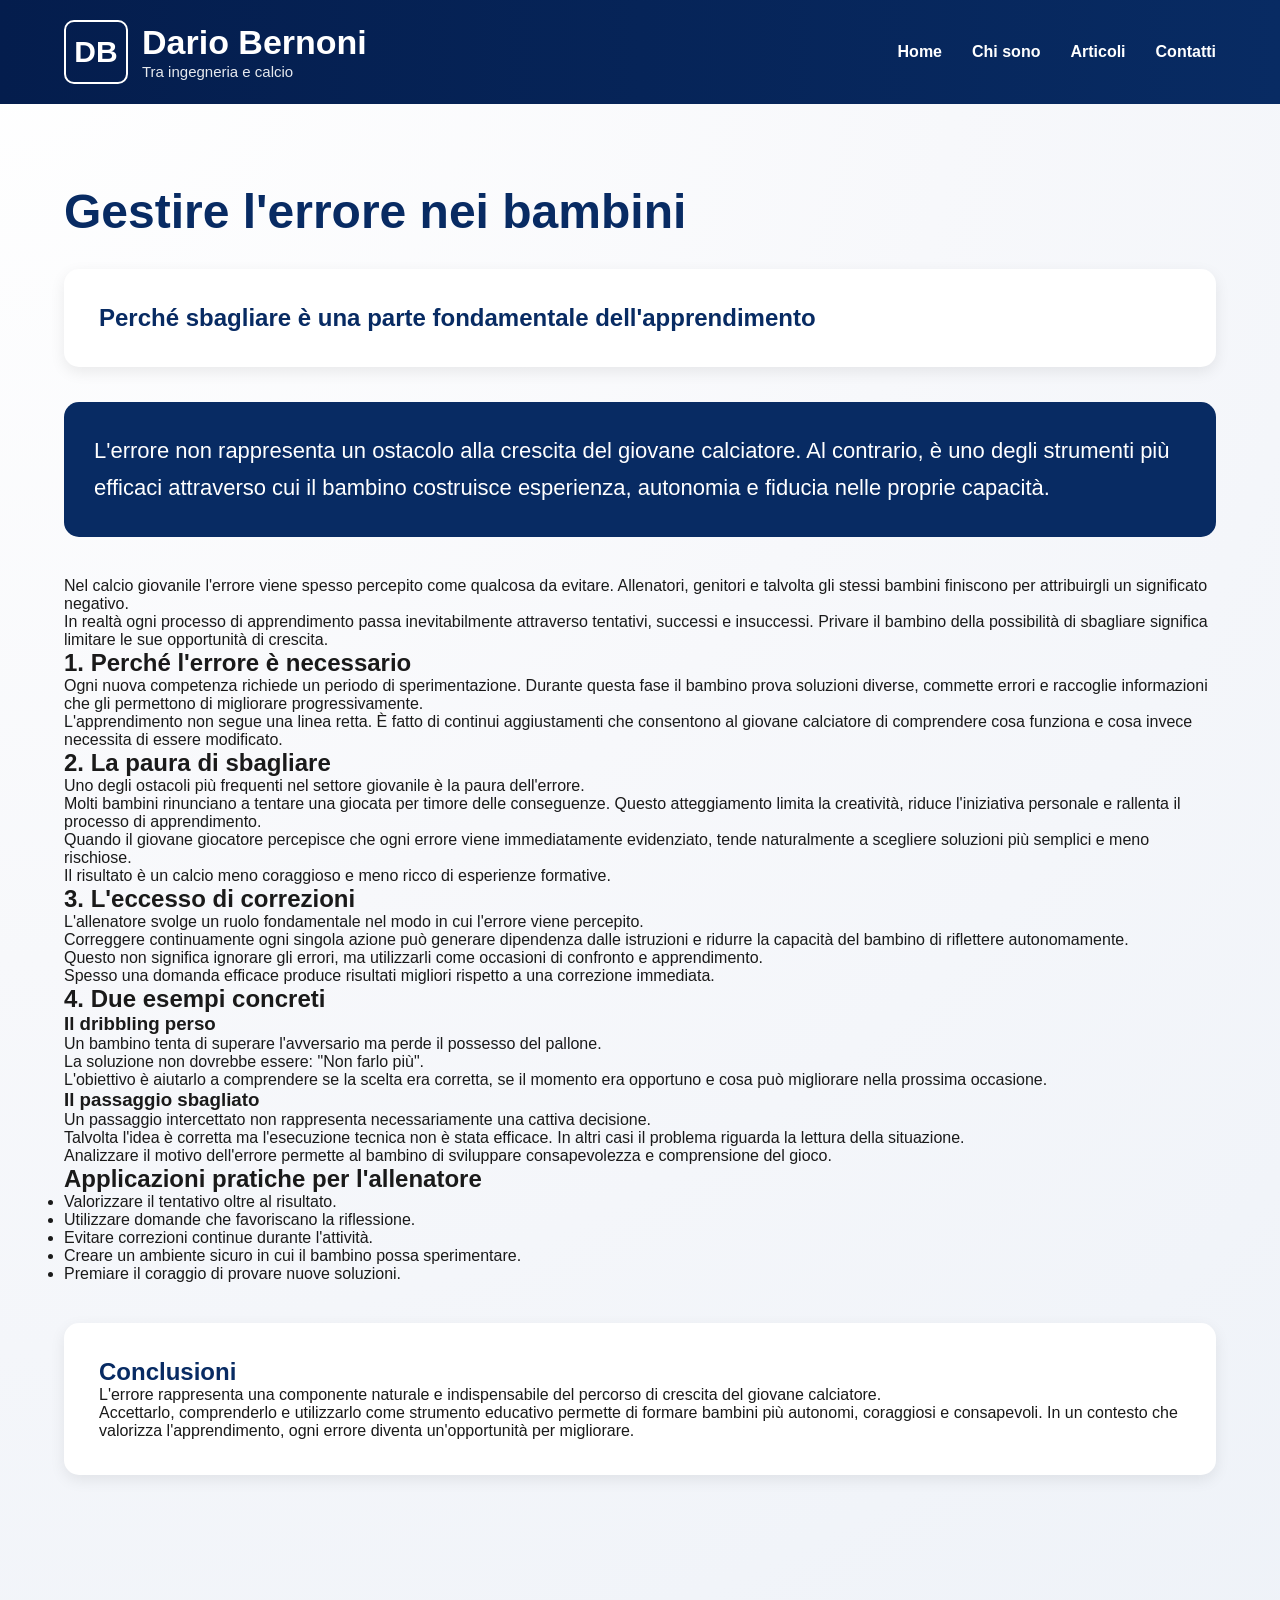
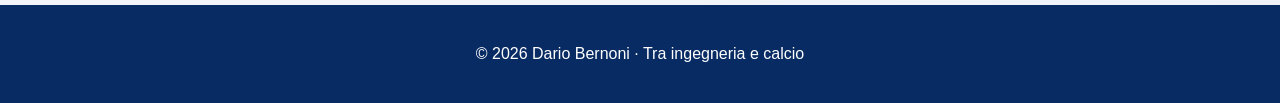
<file: gestire-errore-nei-bambini.html>
<!DOCTYPE html>
<html lang="it">
<head>
<meta charset="UTF-8">
<meta name="viewport" content="width=device-width, initial-scale=1.0">
<title>Articolo | Dario Bernoni</title>
<link rel="stylesheet" href="style.css">
</head>

<body>

<header>
<div class="container navbar">

<div class="logo-wrapper">

<div class="logo-box">
DB
</div>

<div class="logo-text">
<div class="logo-name">Dario Bernoni</div>
<div class="logo-subtitle">Tra ingegneria e calcio</div>
</div>

</div>

<nav class="menu">
<a href="index.html">Home</a>
<a href="chi-sono.html">Chi sono</a>
<a href="articoli.html">Articoli</a>
<a href="contatti.html">Contatti</a>
</nav>

</div>
</header>

<div class="container">

<section style="padding:80px 0;">

<h1 class="section-title">
Gestire l'errore nei bambini
</h1>

<div style="background:white;padding:35px;border-radius:15px;box-shadow:0 5px 15px rgba(0,0,0,0.08);margin-bottom:35px;">

<h2 style="margin:0;color:#082b63;">
Perché sbagliare è una parte fondamentale dell'apprendimento
</h2>

</div>

<div style="background:#082b63;color:white;padding:30px;border-radius:15px;margin-bottom:40px;">

<p style="font-size:22px;line-height:1.7;margin:0;">
L'errore non rappresenta un ostacolo alla crescita del giovane calciatore. Al contrario, è uno degli strumenti più efficaci attraverso cui il bambino costruisce esperienza, autonomia e fiducia nelle proprie capacità.
</p>

</div>

<p>
Nel calcio giovanile l'errore viene spesso percepito come qualcosa da evitare. Allenatori, genitori e talvolta gli stessi bambini finiscono per attribuirgli un significato negativo.
</p>

<p>
In realtà ogni processo di apprendimento passa inevitabilmente attraverso tentativi, successi e insuccessi. Privare il bambino della possibilità di sbagliare significa limitare le sue opportunità di crescita.
</p>

<h2>1. Perché l'errore è necessario</h2>

<p>
Ogni nuova competenza richiede un periodo di sperimentazione. Durante questa fase il bambino prova soluzioni diverse, commette errori e raccoglie informazioni che gli permettono di migliorare progressivamente.
</p>

<p>
L'apprendimento non segue una linea retta. È fatto di continui aggiustamenti che consentono al giovane calciatore di comprendere cosa funziona e cosa invece necessita di essere modificato.
</p>

<h2>2. La paura di sbagliare</h2>

<p>
Uno degli ostacoli più frequenti nel settore giovanile è la paura dell'errore.
</p>

<p>
Molti bambini rinunciano a tentare una giocata per timore delle conseguenze. Questo atteggiamento limita la creatività, riduce l'iniziativa personale e rallenta il processo di apprendimento.
</p>

<p>
Quando il giovane giocatore percepisce che ogni errore viene immediatamente evidenziato, tende naturalmente a scegliere soluzioni più semplici e meno rischiose.
</p>

<p>
Il risultato è un calcio meno coraggioso e meno ricco di esperienze formative.
</p>

<h2>3. L'eccesso di correzioni</h2>

<p>
L'allenatore svolge un ruolo fondamentale nel modo in cui l'errore viene percepito.
</p>

<p>
Correggere continuamente ogni singola azione può generare dipendenza dalle istruzioni e ridurre la capacità del bambino di riflettere autonomamente.
</p>

<p>
Questo non significa ignorare gli errori, ma utilizzarli come occasioni di confronto e apprendimento.
</p>

<p>
Spesso una domanda efficace produce risultati migliori rispetto a una correzione immediata.
</p>

<h2>4. Due esempi concreti</h2>

<h3>Il dribbling perso</h3>

<p>
Un bambino tenta di superare l'avversario ma perde il possesso del pallone.
</p>

<p>
La soluzione non dovrebbe essere: "Non farlo più".
</p>

<p>
L'obiettivo è aiutarlo a comprendere se la scelta era corretta, se il momento era opportuno e cosa può migliorare nella prossima occasione.
</p>

<h3>Il passaggio sbagliato</h3>

<p>
Un passaggio intercettato non rappresenta necessariamente una cattiva decisione.
</p>

<p>
Talvolta l'idea è corretta ma l'esecuzione tecnica non è stata efficace. In altri casi il problema riguarda la lettura della situazione.
</p>

<p>
Analizzare il motivo dell'errore permette al bambino di sviluppare consapevolezza e comprensione del gioco.
</p>

<h2>Applicazioni pratiche per l'allenatore</h2>

<ul>
<li>Valorizzare il tentativo oltre al risultato.</li>
<li>Utilizzare domande che favoriscano la riflessione.</li>
<li>Evitare correzioni continue durante l'attività.</li>
<li>Creare un ambiente sicuro in cui il bambino possa sperimentare.</li>
<li>Premiare il coraggio di provare nuove soluzioni.</li>
</ul>

<div style="background:white;padding:35px;border-radius:15px;box-shadow:0 5px 15px rgba(0,0,0,0.08);margin-top:40px;">

<h2 style="color:#082b63;">
Conclusioni
</h2>

<p>
L'errore rappresenta una componente naturale e indispensabile del percorso di crescita del giovane calciatore.
</p>

<p>
Accettarlo, comprenderlo e utilizzarlo come strumento educativo permette di formare bambini più autonomi, coraggiosi e consapevoli. In un contesto che valorizza l'apprendimento, ogni errore diventa un'opportunità per migliorare.
</p>

</div>

</section>

</div>

<footer>
© 2026 Dario Bernoni · Tra ingegneria e calcio
</footer>

</body>
</html>
</file>
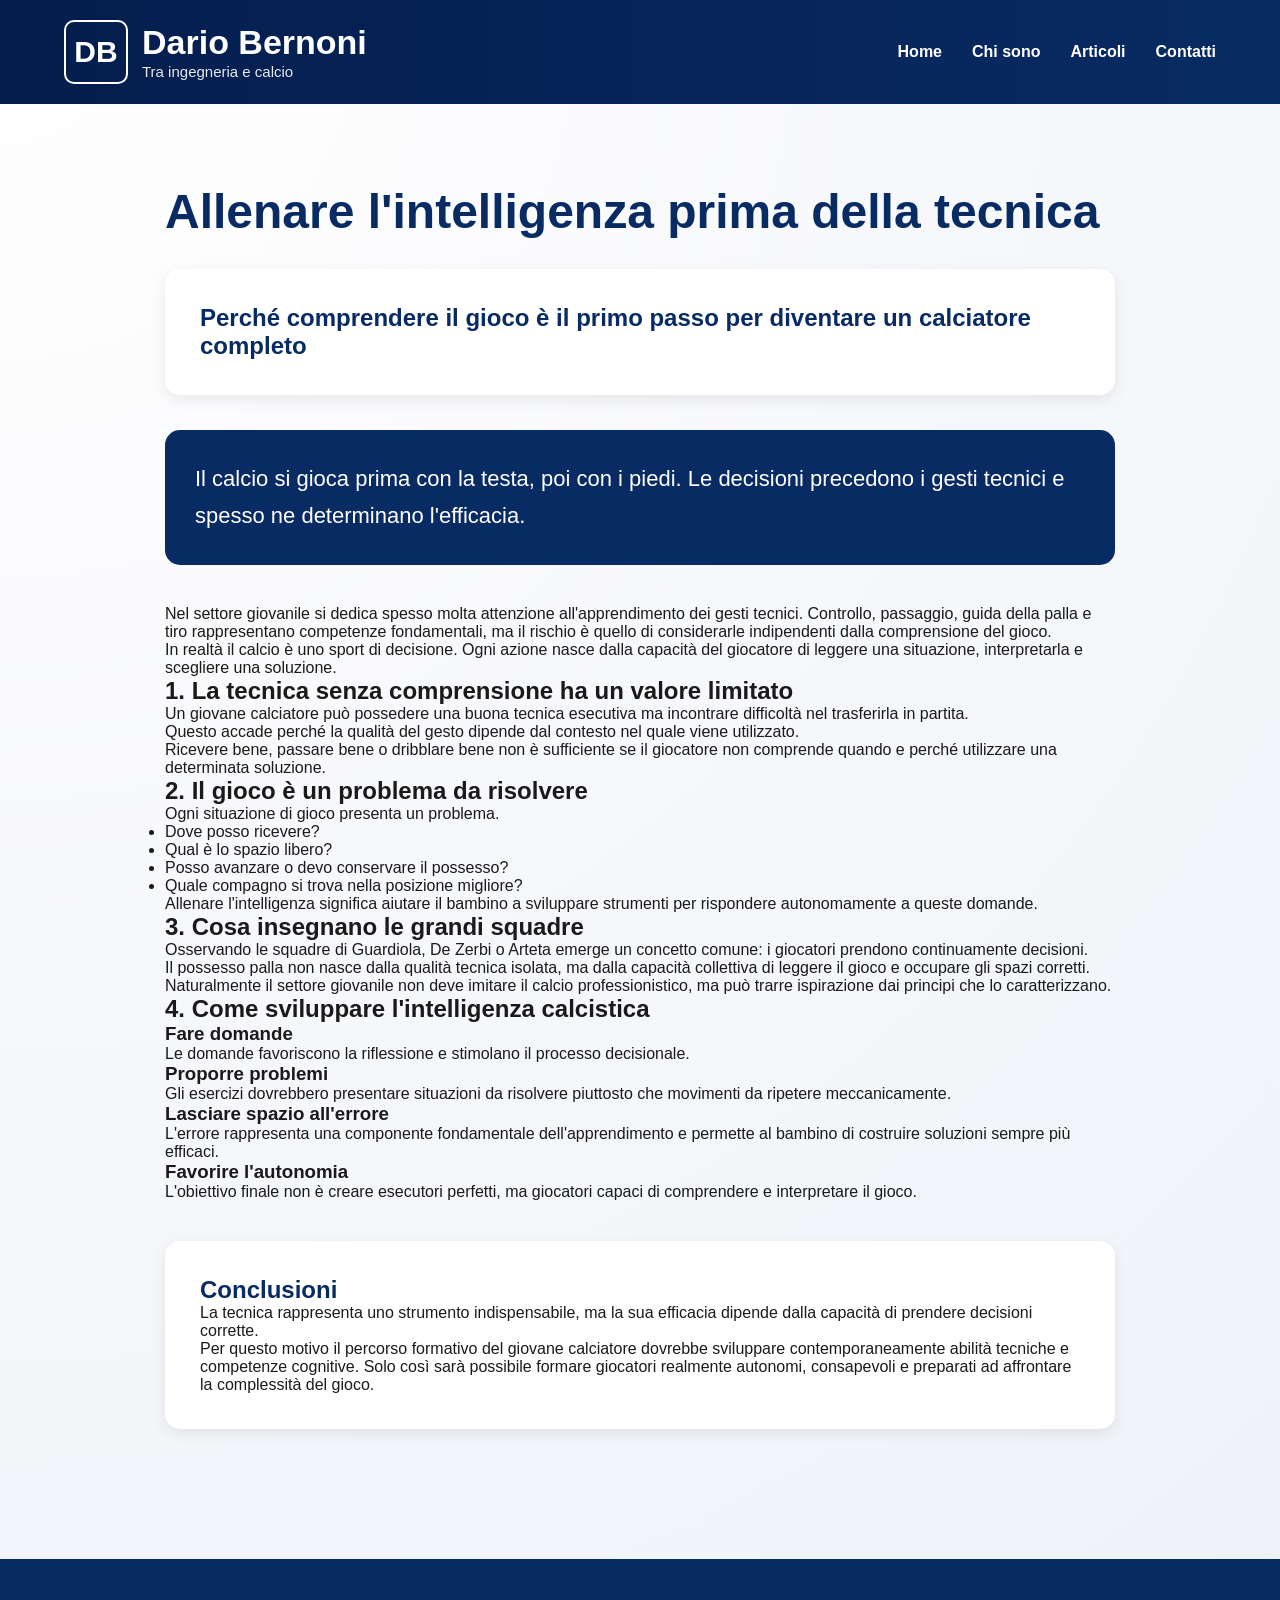
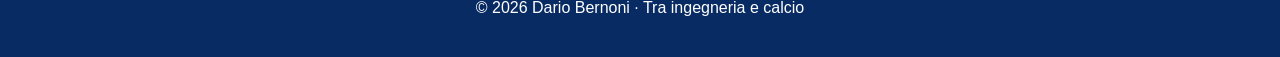
<file: intelligenza-prima-della-tecnica.html>
<!DOCTYPE html>
<html lang="it">

<head>
<meta charset="UTF-8">
<meta name="viewport" content="width=device-width, initial-scale=1.0">
<title>Allenare l'intelligenza prima della tecnica | Dario Bernoni</title>
<link rel="stylesheet" href="style.css">
</head>

<body>

<header>

<div class="container navbar">

<div class="logo-wrapper">

<div class="logo-box">
DB
</div>

<div class="logo-text">

<div class="logo-name">
Dario Bernoni
</div>

<div class="logo-subtitle">
Tra ingegneria e calcio
</div>

</div>

</div>

<nav class="menu">
<a href="index.html">Home</a>
<a href="chi-sono.html">Chi sono</a>
<a href="articoli.html">Articoli</a>
<a href="contatti.html">Contatti</a>
</nav>

</div>

</header>

<div class="container">

<section style="padding:80px 0; max-width:950px; margin:auto;">

<h1 class="section-title">
Allenare l'intelligenza prima della tecnica
</h1>

<div style="background:white;padding:35px;border-radius:15px;box-shadow:0 5px 15px rgba(0,0,0,0.08);margin-bottom:35px;">

<h2 style="margin:0;color:#082b63;">
Perché comprendere il gioco è il primo passo per diventare un calciatore completo
</h2>

</div>

<div style="background:#082b63;color:white;padding:30px;border-radius:15px;margin-bottom:40px;">

<p style="font-size:22px;line-height:1.7;margin:0;">
Il calcio si gioca prima con la testa, poi con i piedi.
Le decisioni precedono i gesti tecnici e spesso ne determinano l'efficacia.
</p>

</div>

<p>
Nel settore giovanile si dedica spesso molta attenzione all'apprendimento dei gesti tecnici. Controllo, passaggio, guida della palla e tiro rappresentano competenze fondamentali, ma il rischio è quello di considerarle indipendenti dalla comprensione del gioco.
</p>

<p>
In realtà il calcio è uno sport di decisione. Ogni azione nasce dalla capacità del giocatore di leggere una situazione, interpretarla e scegliere una soluzione.
</p>

<h2>1. La tecnica senza comprensione ha un valore limitato</h2>

<p>
Un giovane calciatore può possedere una buona tecnica esecutiva ma incontrare difficoltà nel trasferirla in partita.
</p>

<p>
Questo accade perché la qualità del gesto dipende dal contesto nel quale viene utilizzato.
</p>

<p>
Ricevere bene, passare bene o dribblare bene non è sufficiente se il giocatore non comprende quando e perché utilizzare una determinata soluzione.
</p>

<h2>2. Il gioco è un problema da risolvere</h2>

<p>
Ogni situazione di gioco presenta un problema.
</p>

<ul>
<li>Dove posso ricevere?</li>
<li>Qual è lo spazio libero?</li>
<li>Posso avanzare o devo conservare il possesso?</li>
<li>Quale compagno si trova nella posizione migliore?</li>
</ul>

<p>
Allenare l'intelligenza significa aiutare il bambino a sviluppare strumenti per rispondere autonomamente a queste domande.
</p>

<h2>3. Cosa insegnano le grandi squadre</h2>

<p>
Osservando le squadre di Guardiola, De Zerbi o Arteta emerge un concetto comune: i giocatori prendono continuamente decisioni.
</p>

<p>
Il possesso palla non nasce dalla qualità tecnica isolata, ma dalla capacità collettiva di leggere il gioco e occupare gli spazi corretti.
</p>

<p>
Naturalmente il settore giovanile non deve imitare il calcio professionistico, ma può trarre ispirazione dai principi che lo caratterizzano.
</p>

<h2>4. Come sviluppare l'intelligenza calcistica</h2>

<h3>Fare domande</h3>

<p>
Le domande favoriscono la riflessione e stimolano il processo decisionale.
</p>

<h3>Proporre problemi</h3>

<p>
Gli esercizi dovrebbero presentare situazioni da risolvere piuttosto che movimenti da ripetere meccanicamente.
</p>

<h3>Lasciare spazio all'errore</h3>

<p>
L'errore rappresenta una componente fondamentale dell'apprendimento e permette al bambino di costruire soluzioni sempre più efficaci.
</p>

<h3>Favorire l'autonomia</h3>

<p>
L'obiettivo finale non è creare esecutori perfetti, ma giocatori capaci di comprendere e interpretare il gioco.
</p>

<div style="background:white;padding:35px;border-radius:15px;box-shadow:0 5px 15px rgba(0,0,0,0.08);margin-top:40px;">

<h2 style="color:#082b63;">
Conclusioni
</h2>

<p>
La tecnica rappresenta uno strumento indispensabile, ma la sua efficacia dipende dalla capacità di prendere decisioni corrette.
</p>

<p>
Per questo motivo il percorso formativo del giovane calciatore dovrebbe sviluppare contemporaneamente abilità tecniche e competenze cognitive. Solo così sarà possibile formare giocatori realmente autonomi, consapevoli e preparati ad affrontare la complessità del gioco.
</p>

</div>

</section>

</div>

<footer>
© 2026 Dario Bernoni · Tra ingegneria e calcio
</footer>

</body>
</html>
</file>
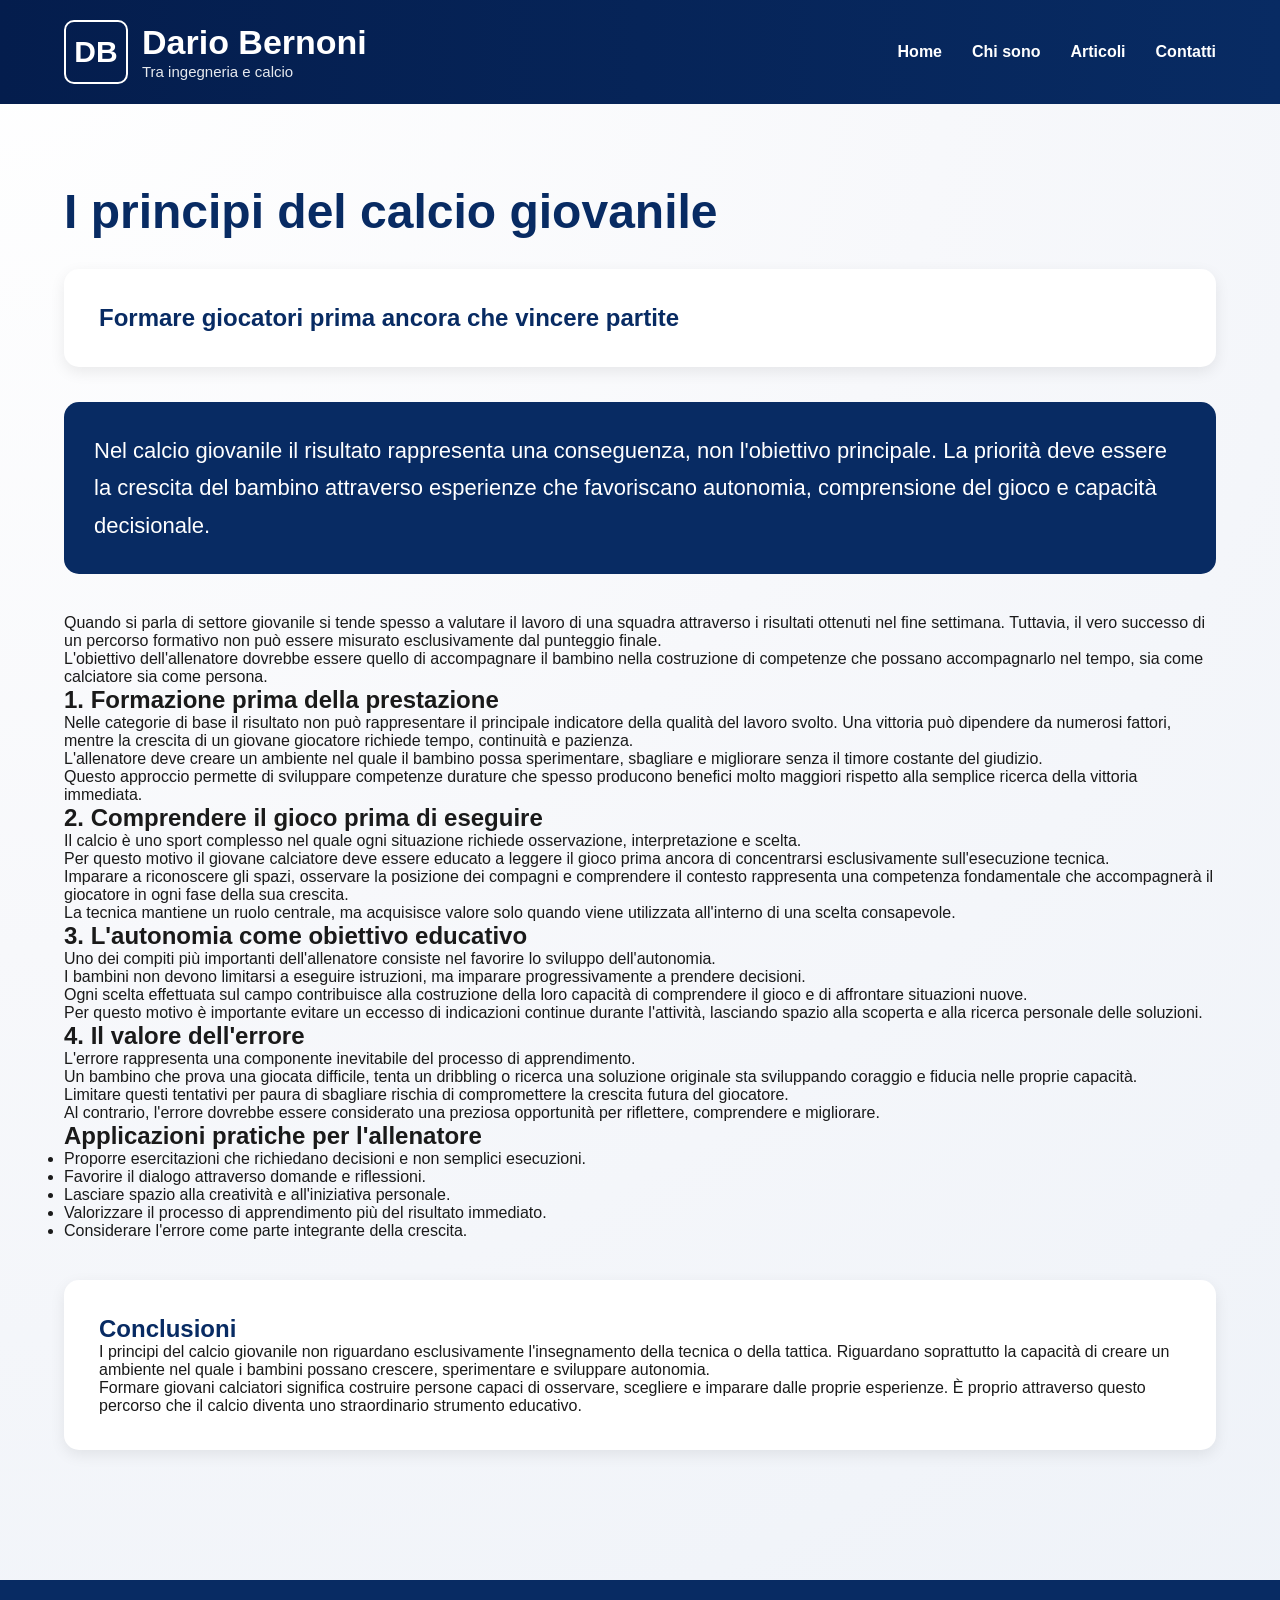
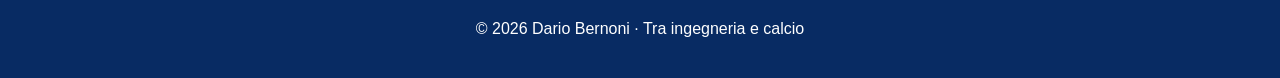
<file: principi-calcio-giovanile.html>
<!DOCTYPE html>
<html lang="it">
<head>
<meta charset="UTF-8">
<meta name="viewport" content="width=device-width, initial-scale=1.0">
<title>Articolo | Dario Bernoni</title>
<link rel="stylesheet" href="style.css">
</head>

<body>

<header>
<div class="container navbar">

<div class="logo-wrapper">

<div class="logo-box">
DB
</div>

<div class="logo-text">
<div class="logo-name">Dario Bernoni</div>
<div class="logo-subtitle">Tra ingegneria e calcio</div>
</div>

</div>

<nav class="menu">
<a href="index.html">Home</a>
<a href="chi-sono.html">Chi sono</a>
<a href="articoli.html">Articoli</a>
<a href="contatti.html">Contatti</a>
</nav>

</div>
</header>

<div class="container">

<section style="padding:80px 0;">

<h1 class="section-title">
I principi del calcio giovanile
</h1>

<div style="background:white;padding:35px;border-radius:15px;box-shadow:0 5px 15px rgba(0,0,0,0.08);margin-bottom:35px;">

<h2 style="margin:0;color:#082b63;">
Formare giocatori prima ancora che vincere partite
</h2>

</div>

<div style="background:#082b63;color:white;padding:30px;border-radius:15px;margin-bottom:40px;">

<p style="font-size:22px;line-height:1.7;margin:0;">
Nel calcio giovanile il risultato rappresenta una conseguenza, non l'obiettivo principale. La priorità deve essere la crescita del bambino attraverso esperienze che favoriscano autonomia, comprensione del gioco e capacità decisionale.
</p>

</div>

<p>
Quando si parla di settore giovanile si tende spesso a valutare il lavoro di una squadra attraverso i risultati ottenuti nel fine settimana. Tuttavia, il vero successo di un percorso formativo non può essere misurato esclusivamente dal punteggio finale.
</p>

<p>
L'obiettivo dell'allenatore dovrebbe essere quello di accompagnare il bambino nella costruzione di competenze che possano accompagnarlo nel tempo, sia come calciatore sia come persona.
</p>

<h2>1. Formazione prima della prestazione</h2>

<p>
Nelle categorie di base il risultato non può rappresentare il principale indicatore della qualità del lavoro svolto. Una vittoria può dipendere da numerosi fattori, mentre la crescita di un giovane giocatore richiede tempo, continuità e pazienza.
</p>

<p>
L'allenatore deve creare un ambiente nel quale il bambino possa sperimentare, sbagliare e migliorare senza il timore costante del giudizio.
</p>

<p>
Questo approccio permette di sviluppare competenze durature che spesso producono benefici molto maggiori rispetto alla semplice ricerca della vittoria immediata.
</p>

<h2>2. Comprendere il gioco prima di eseguire</h2>

<p>
Il calcio è uno sport complesso nel quale ogni situazione richiede osservazione, interpretazione e scelta.
</p>

<p>
Per questo motivo il giovane calciatore deve essere educato a leggere il gioco prima ancora di concentrarsi esclusivamente sull'esecuzione tecnica.
</p>

<p>
Imparare a riconoscere gli spazi, osservare la posizione dei compagni e comprendere il contesto rappresenta una competenza fondamentale che accompagnerà il giocatore in ogni fase della sua crescita.
</p>

<p>
La tecnica mantiene un ruolo centrale, ma acquisisce valore solo quando viene utilizzata all'interno di una scelta consapevole.
</p>

<h2>3. L'autonomia come obiettivo educativo</h2>

<p>
Uno dei compiti più importanti dell'allenatore consiste nel favorire lo sviluppo dell'autonomia.
</p>

<p>
I bambini non devono limitarsi a eseguire istruzioni, ma imparare progressivamente a prendere decisioni.
</p>

<p>
Ogni scelta effettuata sul campo contribuisce alla costruzione della loro capacità di comprendere il gioco e di affrontare situazioni nuove.
</p>

<p>
Per questo motivo è importante evitare un eccesso di indicazioni continue durante l'attività, lasciando spazio alla scoperta e alla ricerca personale delle soluzioni.
</p>

<h2>4. Il valore dell'errore</h2>

<p>
L'errore rappresenta una componente inevitabile del processo di apprendimento.
</p>

<p>
Un bambino che prova una giocata difficile, tenta un dribbling o ricerca una soluzione originale sta sviluppando coraggio e fiducia nelle proprie capacità.
</p>

<p>
Limitare questi tentativi per paura di sbagliare rischia di compromettere la crescita futura del giocatore.
</p>

<p>
Al contrario, l'errore dovrebbe essere considerato una preziosa opportunità per riflettere, comprendere e migliorare.
</p>

<h2>Applicazioni pratiche per l'allenatore</h2>

<ul>
<li>Proporre esercitazioni che richiedano decisioni e non semplici esecuzioni.</li>
<li>Favorire il dialogo attraverso domande e riflessioni.</li>
<li>Lasciare spazio alla creatività e all'iniziativa personale.</li>
<li>Valorizzare il processo di apprendimento più del risultato immediato.</li>
<li>Considerare l'errore come parte integrante della crescita.</li>
</ul>

<div style="background:white;padding:35px;border-radius:15px;box-shadow:0 5px 15px rgba(0,0,0,0.08);margin-top:40px;">

<h2 style="color:#082b63;">
Conclusioni
</h2>

<p>
I principi del calcio giovanile non riguardano esclusivamente l'insegnamento della tecnica o della tattica. Riguardano soprattutto la capacità di creare un ambiente nel quale i bambini possano crescere, sperimentare e sviluppare autonomia.
</p>

<p>
Formare giovani calciatori significa costruire persone capaci di osservare, scegliere e imparare dalle proprie esperienze. È proprio attraverso questo percorso che il calcio diventa uno straordinario strumento educativo.
</p>

</div>


</section>

</div>

<footer>
© 2026 Dario Bernoni · Tra ingegneria e calcio
</footer>

</body>
</html>
</file>
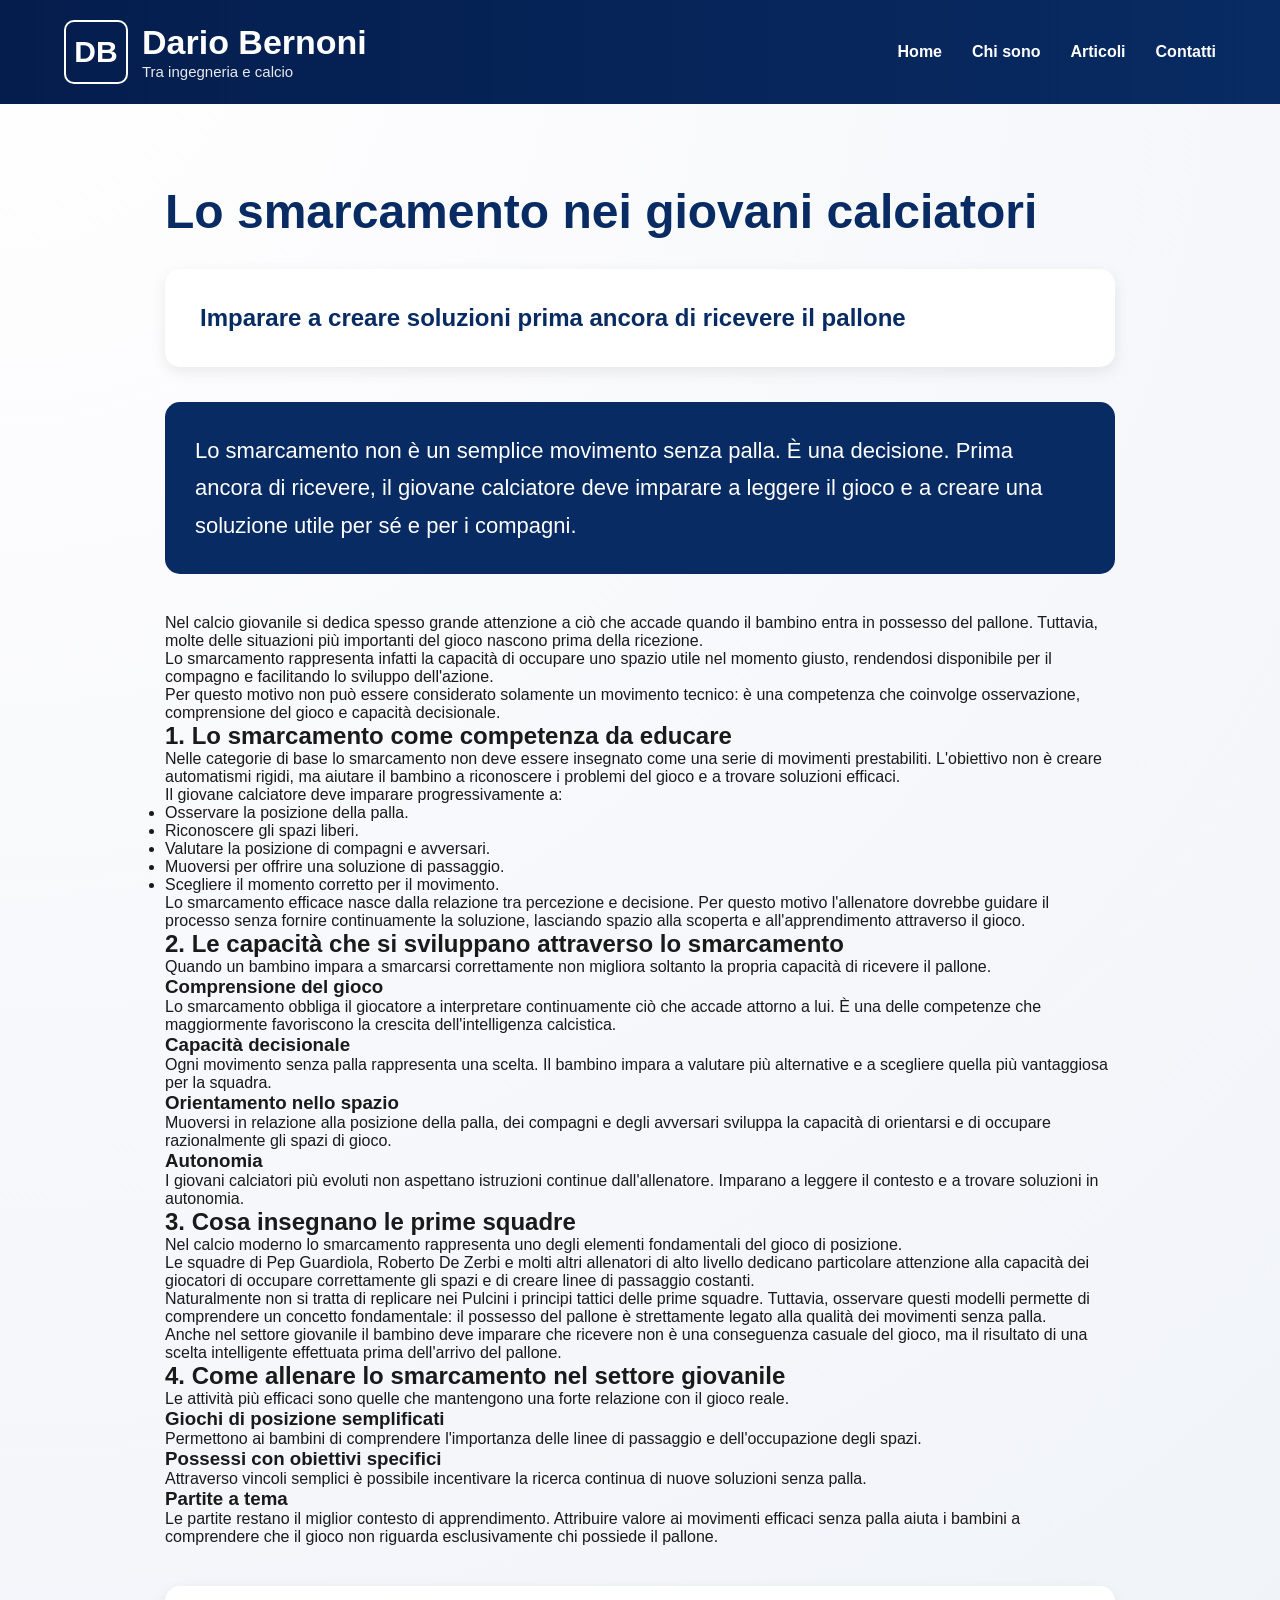
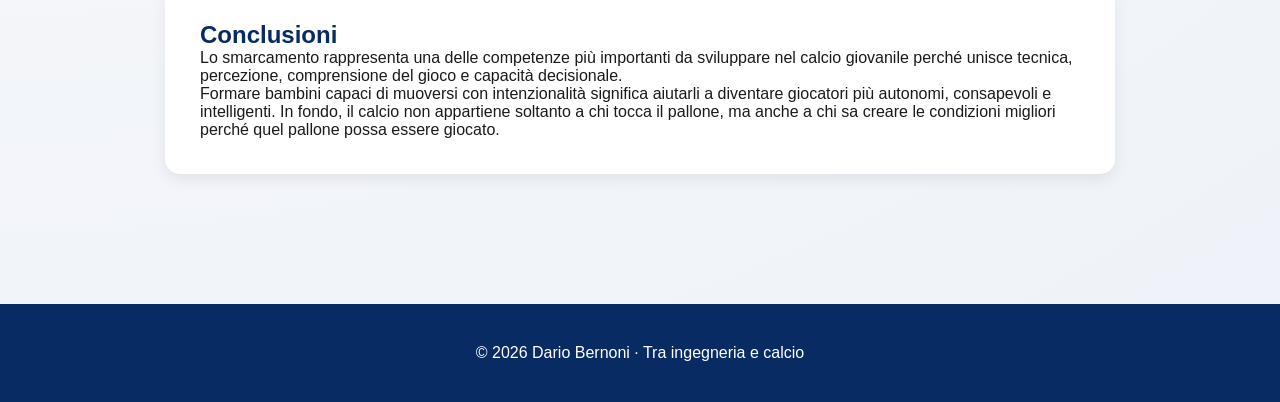
<file: smarcamento-giovani-calciatori.html>
<!DOCTYPE html>
<html lang="it">

<head>
<meta charset="UTF-8">
<meta name="viewport" content="width=device-width, initial-scale=1.0">
<title>Lo smarcamento nei giovani calciatori | Dario Bernoni</title>
<link rel="stylesheet" href="style.css">
</head>

<body>

<header>

<div class="container navbar">

<div class="logo-wrapper">

<div class="logo-box">
DB
</div>

<div class="logo-text">

<div class="logo-name">
Dario Bernoni
</div>

<div class="logo-subtitle">
Tra ingegneria e calcio
</div>

</div>

</div>

<nav class="menu">
<a href="index.html">Home</a>
<a href="chi-sono.html">Chi sono</a>
<a href="articoli.html">Articoli</a>
<a href="contatti.html">Contatti</a>
</nav>

</div>

</header>

<div class="container">

<section style="padding:80px 0; max-width:950px; margin:auto;">

<h1 class="section-title">
Lo smarcamento nei giovani calciatori
</h1>

<div style="background:white;padding:35px;border-radius:15px;box-shadow:0 5px 15px rgba(0,0,0,0.08);margin-bottom:35px;">

<h2 style="margin:0;color:#082b63;">
Imparare a creare soluzioni prima ancora di ricevere il pallone
</h2>

</div>

<div style="background:#082b63;color:white;padding:30px;border-radius:15px;margin-bottom:40px;">

<p style="font-size:22px;line-height:1.7;margin:0;">
Lo smarcamento non è un semplice movimento senza palla.
È una decisione.
Prima ancora di ricevere, il giovane calciatore deve imparare a leggere il gioco e a creare una soluzione utile per sé e per i compagni.
</p>

</div>

<p>
Nel calcio giovanile si dedica spesso grande attenzione a ciò che accade quando il bambino entra in possesso del pallone. Tuttavia, molte delle situazioni più importanti del gioco nascono prima della ricezione.
</p>

<p>
Lo smarcamento rappresenta infatti la capacità di occupare uno spazio utile nel momento giusto, rendendosi disponibile per il compagno e facilitando lo sviluppo dell'azione.
</p>

<p>
Per questo motivo non può essere considerato solamente un movimento tecnico: è una competenza che coinvolge osservazione, comprensione del gioco e capacità decisionale.
</p>

<h2>1. Lo smarcamento come competenza da educare</h2>

<p>
Nelle categorie di base lo smarcamento non deve essere insegnato come una serie di movimenti prestabiliti. L'obiettivo non è creare automatismi rigidi, ma aiutare il bambino a riconoscere i problemi del gioco e a trovare soluzioni efficaci.
</p>

<p>
Il giovane calciatore deve imparare progressivamente a:
</p>

<ul>
<li>Osservare la posizione della palla.</li>
<li>Riconoscere gli spazi liberi.</li>
<li>Valutare la posizione di compagni e avversari.</li>
<li>Muoversi per offrire una soluzione di passaggio.</li>
<li>Scegliere il momento corretto per il movimento.</li>
</ul>

<p>
Lo smarcamento efficace nasce dalla relazione tra percezione e decisione. Per questo motivo l'allenatore dovrebbe guidare il processo senza fornire continuamente la soluzione, lasciando spazio alla scoperta e all'apprendimento attraverso il gioco.
</p>

<h2>2. Le capacità che si sviluppano attraverso lo smarcamento</h2>

<p>
Quando un bambino impara a smarcarsi correttamente non migliora soltanto la propria capacità di ricevere il pallone.
</p>

<h3>Comprensione del gioco</h3>

<p>
Lo smarcamento obbliga il giocatore a interpretare continuamente ciò che accade attorno a lui. È una delle competenze che maggiormente favoriscono la crescita dell'intelligenza calcistica.
</p>

<h3>Capacità decisionale</h3>

<p>
Ogni movimento senza palla rappresenta una scelta. Il bambino impara a valutare più alternative e a scegliere quella più vantaggiosa per la squadra.
</p>

<h3>Orientamento nello spazio</h3>

<p>
Muoversi in relazione alla posizione della palla, dei compagni e degli avversari sviluppa la capacità di orientarsi e di occupare razionalmente gli spazi di gioco.
</p>

<h3>Autonomia</h3>

<p>
I giovani calciatori più evoluti non aspettano istruzioni continue dall'allenatore. Imparano a leggere il contesto e a trovare soluzioni in autonomia.
</p>

<h2>3. Cosa insegnano le prime squadre</h2>

<p>
Nel calcio moderno lo smarcamento rappresenta uno degli elementi fondamentali del gioco di posizione.
</p>

<p>
Le squadre di Pep Guardiola, Roberto De Zerbi e molti altri allenatori di alto livello dedicano particolare attenzione alla capacità dei giocatori di occupare correttamente gli spazi e di creare linee di passaggio costanti.
</p>

<p>
Naturalmente non si tratta di replicare nei Pulcini i principi tattici delle prime squadre. Tuttavia, osservare questi modelli permette di comprendere un concetto fondamentale: il possesso del pallone è strettamente legato alla qualità dei movimenti senza palla.
</p>

<p>
Anche nel settore giovanile il bambino deve imparare che ricevere non è una conseguenza casuale del gioco, ma il risultato di una scelta intelligente effettuata prima dell'arrivo del pallone.
</p>

<h2>4. Come allenare lo smarcamento nel settore giovanile</h2>

<p>
Le attività più efficaci sono quelle che mantengono una forte relazione con il gioco reale.
</p>

<h3>Giochi di posizione semplificati</h3>

<p>
Permettono ai bambini di comprendere l'importanza delle linee di passaggio e dell'occupazione degli spazi.
</p>

<h3>Possessi con obiettivi specifici</h3>

<p>
Attraverso vincoli semplici è possibile incentivare la ricerca continua di nuove soluzioni senza palla.
</p>

<h3>Partite a tema</h3>

<p>
Le partite restano il miglior contesto di apprendimento. Attribuire valore ai movimenti efficaci senza palla aiuta i bambini a comprendere che il gioco non riguarda esclusivamente chi possiede il pallone.
</p>

<div style="background:white;padding:35px;border-radius:15px;box-shadow:0 5px 15px rgba(0,0,0,0.08);margin-top:40px;">

<h2 style="color:#082b63;">
Conclusioni
</h2>

<p>
Lo smarcamento rappresenta una delle competenze più importanti da sviluppare nel calcio giovanile perché unisce tecnica, percezione, comprensione del gioco e capacità decisionale.
</p>

<p>
Formare bambini capaci di muoversi con intenzionalità significa aiutarli a diventare giocatori più autonomi, consapevoli e intelligenti. In fondo, il calcio non appartiene soltanto a chi tocca il pallone, ma anche a chi sa creare le condizioni migliori perché quel pallone possa essere giocato.
</p>

</div>

</section>

</div>

<footer>
© 2026 Dario Bernoni · Tra ingegneria e calcio
</footer>

</body>
</html>
</file>
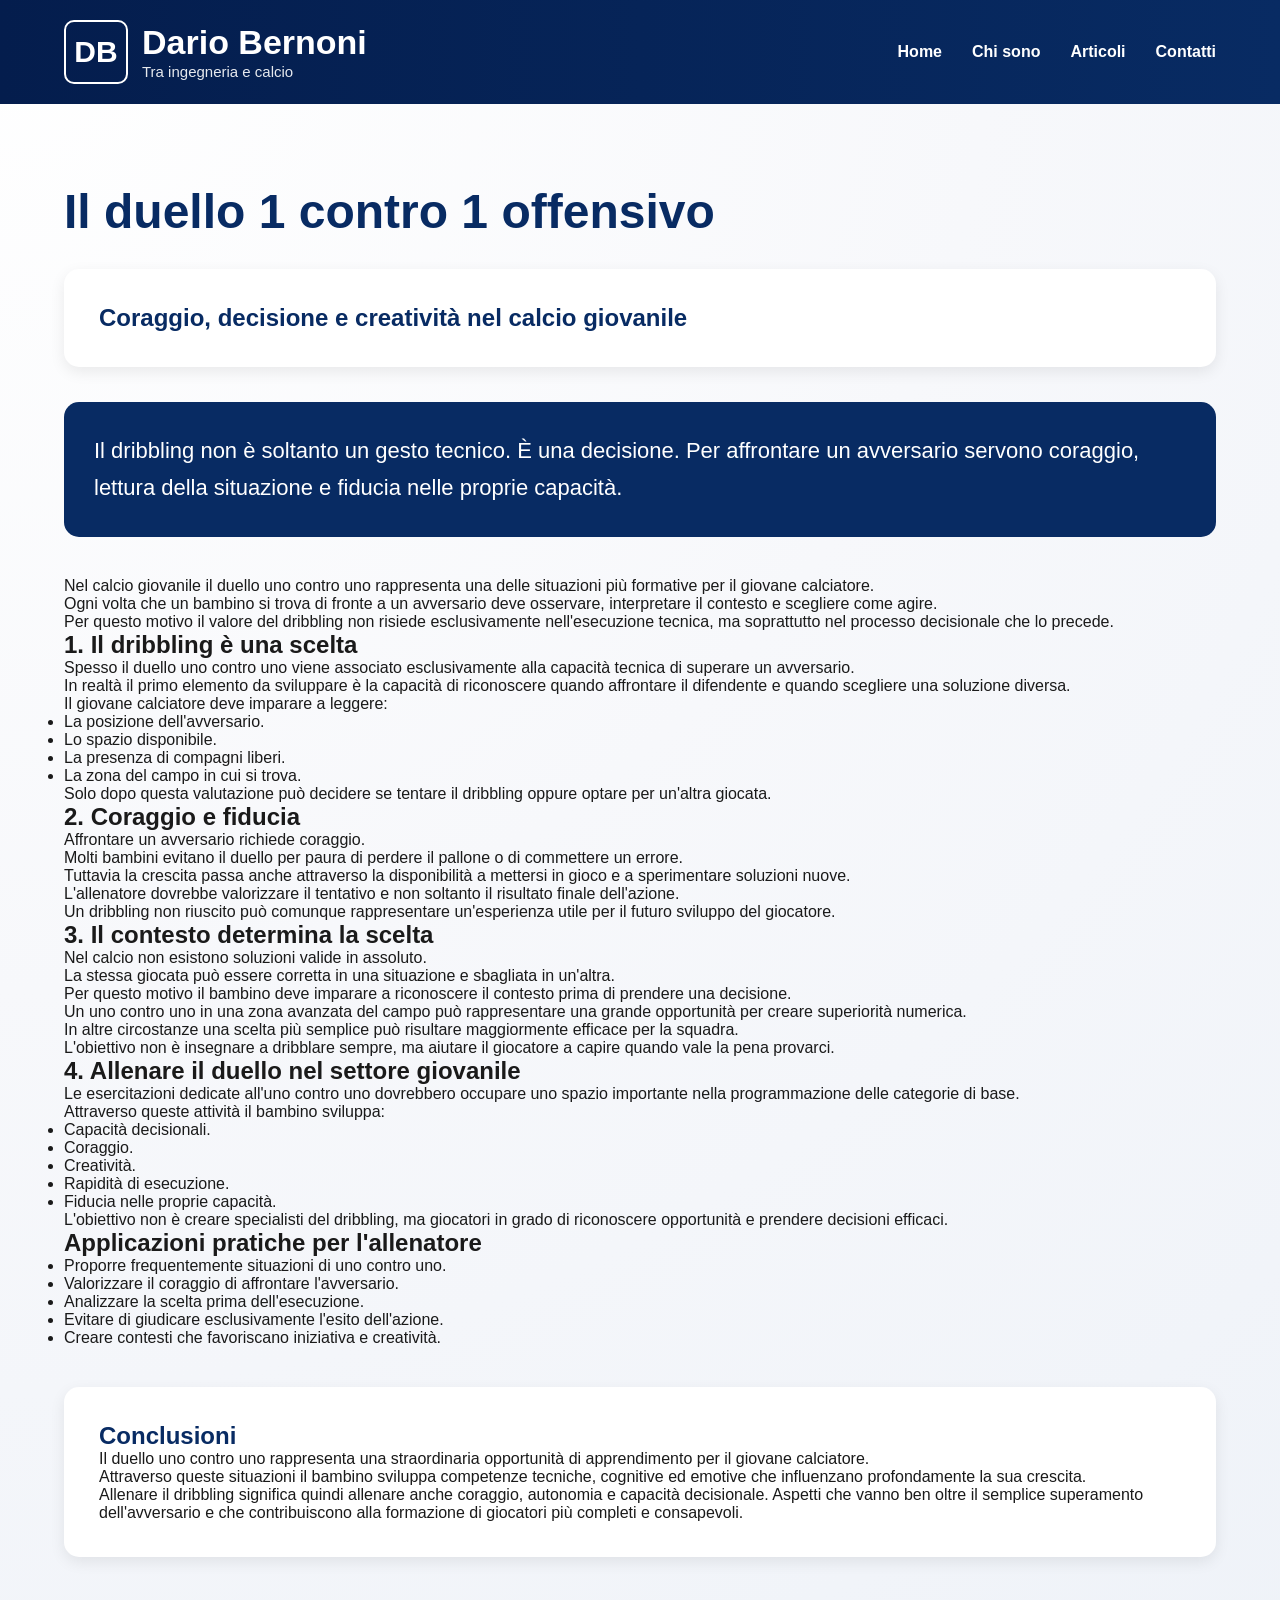
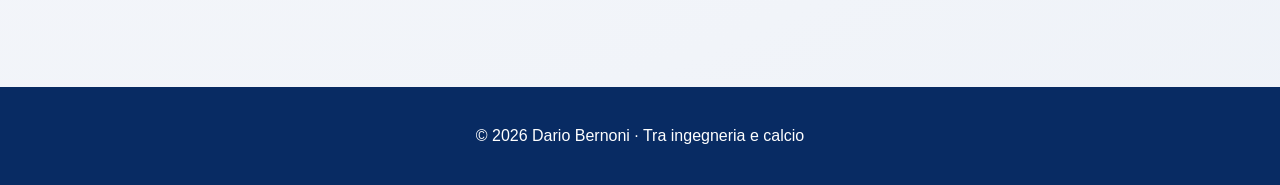
<file: uno-contro-uno-offensivo.html>
<!DOCTYPE html>
<html lang="it">
<head>
<meta charset="UTF-8">
<meta name="viewport" content="width=device-width, initial-scale=1.0">
<title>Articolo | Dario Bernoni</title>
<link rel="stylesheet" href="style.css">
</head>

<body>

<header>
<div class="container navbar">

<div class="logo-wrapper">

<div class="logo-box">
DB
</div>

<div class="logo-text">
<div class="logo-name">Dario Bernoni</div>
<div class="logo-subtitle">Tra ingegneria e calcio</div>
</div>

</div>

<nav class="menu">
<a href="index.html">Home</a>
<a href="chi-sono.html">Chi sono</a>
<a href="articoli.html">Articoli</a>
<a href="contatti.html">Contatti</a>
</nav>

</div>
</header>

<div class="container">

<section style="padding:80px 0;">

<h1 class="section-title">
Il duello 1 contro 1 offensivo
</h1>

<div style="background:white;padding:35px;border-radius:15px;box-shadow:0 5px 15px rgba(0,0,0,0.08);margin-bottom:35px;">

<h2 style="margin:0;color:#082b63;">
Coraggio, decisione e creatività nel calcio giovanile
</h2>

</div>

<div style="background:#082b63;color:white;padding:30px;border-radius:15px;margin-bottom:40px;">

<p style="font-size:22px;line-height:1.7;margin:0;">
Il dribbling non è soltanto un gesto tecnico. È una decisione. Per affrontare un avversario servono coraggio, lettura della situazione e fiducia nelle proprie capacità.
</p>

</div>

<p>
Nel calcio giovanile il duello uno contro uno rappresenta una delle situazioni più formative per il giovane calciatore.
</p>

<p>
Ogni volta che un bambino si trova di fronte a un avversario deve osservare, interpretare il contesto e scegliere come agire.
</p>

<p>
Per questo motivo il valore del dribbling non risiede esclusivamente nell'esecuzione tecnica, ma soprattutto nel processo decisionale che lo precede.
</p>

<h2>1. Il dribbling è una scelta</h2>

<p>
Spesso il duello uno contro uno viene associato esclusivamente alla capacità tecnica di superare un avversario.
</p>

<p>
In realtà il primo elemento da sviluppare è la capacità di riconoscere quando affrontare il difendente e quando scegliere una soluzione diversa.
</p>

<p>
Il giovane calciatore deve imparare a leggere:
</p>

<ul>
<li>La posizione dell'avversario.</li>
<li>Lo spazio disponibile.</li>
<li>La presenza di compagni liberi.</li>
<li>La zona del campo in cui si trova.</li>
</ul>

<p>
Solo dopo questa valutazione può decidere se tentare il dribbling oppure optare per un'altra giocata.
</p>

<h2>2. Coraggio e fiducia</h2>

<p>
Affrontare un avversario richiede coraggio.
</p>

<p>
Molti bambini evitano il duello per paura di perdere il pallone o di commettere un errore.
</p>

<p>
Tuttavia la crescita passa anche attraverso la disponibilità a mettersi in gioco e a sperimentare soluzioni nuove.
</p>

<p>
L'allenatore dovrebbe valorizzare il tentativo e non soltanto il risultato finale dell'azione.
</p>

<p>
Un dribbling non riuscito può comunque rappresentare un'esperienza utile per il futuro sviluppo del giocatore.
</p>

<h2>3. Il contesto determina la scelta</h2>

<p>
Nel calcio non esistono soluzioni valide in assoluto.
</p>

<p>
La stessa giocata può essere corretta in una situazione e sbagliata in un'altra.
</p>

<p>
Per questo motivo il bambino deve imparare a riconoscere il contesto prima di prendere una decisione.
</p>

<p>
Un uno contro uno in una zona avanzata del campo può rappresentare una grande opportunità per creare superiorità numerica.
</p>

<p>
In altre circostanze una scelta più semplice può risultare maggiormente efficace per la squadra.
</p>

<p>
L'obiettivo non è insegnare a dribblare sempre, ma aiutare il giocatore a capire quando vale la pena provarci.
</p>

<h2>4. Allenare il duello nel settore giovanile</h2>

<p>
Le esercitazioni dedicate all'uno contro uno dovrebbero occupare uno spazio importante nella programmazione delle categorie di base.
</p>

<p>
Attraverso queste attività il bambino sviluppa:
</p>

<ul>
<li>Capacità decisionali.</li>
<li>Coraggio.</li>
<li>Creatività.</li>
<li>Rapidità di esecuzione.</li>
<li>Fiducia nelle proprie capacità.</li>
</ul>

<p>
L'obiettivo non è creare specialisti del dribbling, ma giocatori in grado di riconoscere opportunità e prendere decisioni efficaci.
</p>

<h2>Applicazioni pratiche per l'allenatore</h2>

<ul>
<li>Proporre frequentemente situazioni di uno contro uno.</li>
<li>Valorizzare il coraggio di affrontare l'avversario.</li>
<li>Analizzare la scelta prima dell'esecuzione.</li>
<li>Evitare di giudicare esclusivamente l'esito dell'azione.</li>
<li>Creare contesti che favoriscano iniziativa e creatività.</li>
</ul>

<div style="background:white;padding:35px;border-radius:15px;box-shadow:0 5px 15px rgba(0,0,0,0.08);margin-top:40px;">

<h2 style="color:#082b63;">
Conclusioni
</h2>

<p>
Il duello uno contro uno rappresenta una straordinaria opportunità di apprendimento per il giovane calciatore.
</p>

<p>
Attraverso queste situazioni il bambino sviluppa competenze tecniche, cognitive ed emotive che influenzano profondamente la sua crescita.
</p>

<p>
Allenare il dribbling significa quindi allenare anche coraggio, autonomia e capacità decisionale. Aspetti che vanno ben oltre il semplice superamento dell'avversario e che contribuiscono alla formazione di giocatori più completi e consapevoli.
</p>

</div>

</section>

</div>

<footer>
© 2026 Dario Bernoni · Tra ingegneria e calcio
</footer>

</body>
</html>
</file>
<file: style.css>
*{
margin:0;
padding:0;
box-sizing:border-box;
}


body{
font-family:Segoe UI, Arial, sans-serif;

background:
radial-gradient(
circle at top left,
#ffffff 0%,
#f7f8fb 45%,
#eef2f8 100%
);

color:#1a1a1a;
}


.container{
width:90%;
max-width:1400px;
margin:auto;
}



/* =========================
HEADER
========================= */

header{
background:linear-gradient(
90deg,
#041d4d,
#082b63
);

color:white;
padding:20px 0;
}


.navbar{
display:flex;
justify-content:space-between;
align-items:center;
}



/* =========================
LOGO
========================= */

.logo-wrapper{
display:flex;
align-items:center;
gap:14px;
}


.logo-box{
width:64px;
height:64px;

border:2px solid white;
border-radius:10px;

display:flex;
align-items:center;
justify-content:center;

font-size:30px;
font-weight:700;
color:white;

flex-shrink:0;
}


.logo-text{
display:flex;
flex-direction:column;
}


.logo-name{
font-size:34px;
font-weight:700;
color:white;
line-height:1;
}


.logo-subtitle{
font-size:15px;
color:white;
opacity:0.9;
margin-top:4px;
}



/* =========================
MENU
========================= */

.menu{
display:flex;
gap:30px;
}


.menu a{
color:white;
text-decoration:none;
font-weight:600;
transition:0.3s;
}


.menu a:hover{
opacity:0.8;
}



/* =========================
HERO
========================= */

.hero-mockup{
display:flex;
align-items:center;
justify-content:space-between;

gap:80px;
padding:80px 0;

position:relative;
overflow:hidden;
}


.hero-left{
flex:1;
z-index:2;
}


.hero-right{
flex:1;
position:relative;
}


.hero-right img{
width:100%;
border-radius:20px;
display:block;
}


.hero-right::before{
content:"";

position:absolute;

left:-120px;
top:0;

width:250px;
height:100%;

background:linear-gradient(
to right,
#f7f8fb 0%,
rgba(247,248,251,0.9) 50%,
transparent 100%
);

z-index:1;
}


.linea{
width:80px;
height:6px;

background:#2d5ca8;

margin-bottom:40px;
}


.hero-mockup h1{
font-size:84px;
color:#082b63;

margin-bottom:15px;

white-space:nowrap;
}


.hero-mockup h2{
font-size:54px;
font-weight:400;

color:#2d5ca8;

margin-bottom:35px;
}


.hero-mockup p{
font-size:26px;
line-height:1.6;

margin-bottom:18px;

max-width:700px;
}



/* =========================
BUTTONS
========================= */

.hero-buttons{
margin-top:30px;
}


.btn{
display:inline-block;

padding:16px 32px;

border-radius:10px;

text-decoration:none;

font-weight:bold;

margin-right:15px;

transition:0.3s;
}


.btn-primary{
background:#082b63;
color:white;
}


.btn-primary:hover{
transform:translateY(-2px);
box-shadow:0 8px 20px rgba(0,0,0,0.15);
}


.btn-secondary{
border:2px solid #082b63;
color:#082b63;
}


.btn-secondary:hover{
background:#082b63;
color:white;
}



/* =========================
PRINCIPIO
========================= */

.principio{
background:white;

padding:40px;

border-radius:20px;

box-shadow:
0 5px 20px rgba(0,0,0,0.08);

margin-bottom:80px;
}


.principio h3{
font-size:36px;

color:#082b63;

margin-bottom:15px;
}


.principio p{
font-size:20px;
line-height:1.8;
}



/* =========================
TITOLI
========================= */

.section-title{
font-size:48px;

color:#082b63;

margin-bottom:30px;
}


.subsection-title{
font-size:24px;

color:#082b63;

letter-spacing:0.5px;

margin-bottom:25px;
}



/* =========================
IL MIO PERCORSO
========================= */

.section-spaced{
margin:70px 0;
}



/* =========================
CARD
========================= */

.cards{
display:grid;

grid-template-columns:
repeat(3,1fr);

gap:25px;

margin-bottom:80px;
}


.card{
background:white;

padding:30px;

border-radius:20px;

box-shadow:
0 8px 25px rgba(0,0,0,0.08);

transition:0.3s;

min-height:220px;

display:flex;
flex-direction:column;
justify-content:flex-start;
}


.card-centro{
grid-column:2;
}


.card:hover{
transform:translateY(-8px);

box-shadow:
0 15px 35px rgba(0,0,0,0.12);
}


.card h3{
margin-bottom:15px;

color:#082b63;
}


.card p + p{
margin-top:15px;
}



/* =========================
FEATURE BAND
========================= */

.feature-band{
background:linear-gradient(
90deg,
#041d4d,
#082b63
);

color:white;

padding:25px 0;

margin:60px 0;

box-shadow:
0 10px 25px rgba(0,0,0,0.15);
}


.feature-grid{
display:grid;

grid-template-columns:
repeat(4,1fr);

gap:40px;
}


.feature{
display:flex;

align-items:center;

gap:20px;

min-width:0;
}


.feature-icon{
width:40px;
height:40px;

flex-shrink:0;

overflow:hidden;
}


.feature-icon img{
width:40px;
height:40px;

display:block;

object-fit:contain;

filter:
brightness(0)
invert(1);
}


.feature h3{
margin-bottom:8px;

font-size:22px;
font-weight:700;
}


.feature p{
line-height:1.8;

font-size:17px;

opacity:0.95;
}



/* =========================
INSIGHTS
========================= */

.insights-section{
margin-top:100px;

scroll-margin-top:30px;
}


.insights-intro{
font-size:21px;

line-height:1.7;

max-width:900px;

margin-bottom:55px;

color:#333;
}


.analysis-grid{
display:grid;

grid-template-columns:
repeat(3,1fr);

gap:25px;

margin-bottom:80px;
}


.analysis-card{
background:white;

border-radius:20px;

padding:30px;

display:flex;

gap:25px;

text-decoration:none;

color:inherit;

box-shadow:
0 8px 25px rgba(0,0,0,0.08);

transition:0.3s;

min-height:280px;

border-left:5px solid #082b63;
}


.analysis-card:hover{
transform:translateY(-8px);

box-shadow:
0 15px 35px rgba(0,0,0,0.12);
}


.analysis-number{
font-size:30px;

font-weight:700;

color:#2d5ca8;

line-height:1;
}


.analysis-content{
display:flex;

flex-direction:column;

height:100%;
}


.analysis-content h3{
font-size:23px;

line-height:1.25;

color:#082b63;

margin-bottom:18px;
}


.analysis-content p{
font-size:16px;

line-height:1.7;

color:#333;

flex-grow:1;
}


.analysis-link{
margin-top:25px;

font-size:14px;

font-weight:700;

letter-spacing:0.5px;

color:#2d5ca8;
}



/* =========================
ARTICLES
========================= */

.articles-section{
margin-top:20px;
}


.card-link{
text-decoration:none;

color:inherit;

display:block;
}


.card-link:hover{
text-decoration:none;
}


.articles-button{
text-align:center;

margin-top:20px;

margin-bottom:40px;
}



/* =========================
PANNELLI FINALI
========================= */

.home-panels{
display:grid;

grid-template-columns:
repeat(3,1fr);

gap:30px;

margin-top:80px;

margin-bottom:80px;
}


.panel-link{
text-decoration:none;

color:inherit;

display:block;
}


.panel{
background:white;

border-radius:20px;

padding:30px;

box-shadow:
0 10px 25px rgba(0,0,0,0.08);

transition:0.3s;
}


.panel:hover{
transform:translateY(-5px);
}


.panel h2{
color:#082b63;

margin-bottom:20px;
}


.panel img{
width:100%;

max-width:320px;

display:block;

margin:0 auto 20px auto;

border-radius:15px;
}


.panel ul{
margin-top:15px;

padding-left:20px;

line-height:1.8;
}


.panel-secondary-text{
margin-top:25px;
}


.contact-item{
margin-bottom:15px;
}



/* =========================
FOOTER
========================= */

footer{
background:#082b63;

color:white;

text-align:center;

padding:40px;

margin-top:50px;
}



/* =========================
RESPONSIVE
TABLET
========================= */

@media(max-width:1100px){

.container{
width:92%;
}


.logo-name{
font-size:26px;
}


.logo-box{
width:54px;
height:54px;

font-size:24px;
}


.hero-mockup{
flex-direction:column;

text-align:center;

gap:40px;
}


.hero-mockup h1{
font-size:52px;

white-space:normal;

line-height:1.1;
}


.hero-mockup h2{
font-size:34px;
}


.hero-mockup p{
font-size:20px;

line-height:1.7;
}


.hero-right{
width:100%;
}


.hero-right img{
max-width:700px;

margin:auto;
}


.cards{
grid-template-columns:1fr;
}


.card-centro{
grid-column:auto;
}


.feature-grid{
grid-template-columns:1fr;

gap:30px;
}


.feature{
align-items:center;
}


.feature-icon{
width:50px;
height:50px;
}


.feature-icon img{
width:50px;
height:50px;
}


.feature h3{
font-size:22px;

margin-bottom:6px;
}


.feature p{
font-size:16px;

line-height:1.5;
}


.analysis-grid{
grid-template-columns:1fr 1fr;
}


.home-panels{
grid-template-columns:1fr;
}

}



/* =========================
RESPONSIVE
MOBILE
========================= */

@media(max-width:700px){

.container{
width:92%;
}


header{
padding:15px 0;
}


.navbar{
flex-direction:column;

gap:15px;
}


.menu{
gap:15px;

font-size:14px;

flex-wrap:wrap;

justify-content:center;
}


.logo-name{
font-size:25px;
}


.logo-subtitle{
font-size:14px;
}


.hero-mockup{
padding:55px 0;

gap:35px;
}


.linea{
width:60px;

height:5px;

margin:0 auto 30px auto;
}


.hero-mockup h1{
font-size:34px;

white-space:normal;

line-height:1.1;
}


.hero-mockup h2{
font-size:26px;

margin-bottom:25px;
}


.hero-mockup p{
font-size:18px;

line-height:1.7;
}


.hero-buttons{
display:flex;

flex-direction:column;

gap:15px;
}


.btn{
margin-right:0;

text-align:center;

width:100%;
}


.principio{
padding:25px;

margin-bottom:55px;
}


.principio h3{
font-size:28px;
}


.principio p{
font-size:18px;

line-height:1.7;
}


.section-title{
font-size:36px;

line-height:1.15;
}


.subsection-title{
font-size:21px;
}


.feature-band{
padding:35px 20px;

margin:50px 0;
}


.feature-grid{
grid-template-columns:1fr;

gap:30px;
}


.feature{
align-items:flex-start;

gap:18px;
}


.feature-icon{
width:52px;

height:52px;
}


.feature-icon img{
width:52px;

height:52px;
}


.feature h3{
font-size:21px;

margin-bottom:8px;
}


.feature p{
font-size:17px;

line-height:1.6;
}


.section-spaced{
margin:55px 0;
}


.card{
padding:25px;

min-height:auto;
}


.insights-section{
margin-top:70px;
}


.insights-intro{
font-size:18px;

line-height:1.7;

margin-bottom:40px;
}


.analysis-grid{
grid-template-columns:1fr;

gap:20px;

margin-bottom:60px;
}


.analysis-card{
padding:25px;

gap:18px;

min-height:auto;

border-left:4px solid #082b63;
}


.analysis-number{
font-size:25px;
}


.analysis-content h3{
font-size:21px;

margin-bottom:14px;
}


.analysis-content p{
font-size:16px;

line-height:1.65;
}


.analysis-link{
margin-top:20px;
}


.home-panels{
grid-template-columns:1fr;

gap:25px;

margin-top:60px;
}


.panel{
padding:25px;
}


footer{
padding:30px 20px;

font-size:14px;
}

}
</file>
